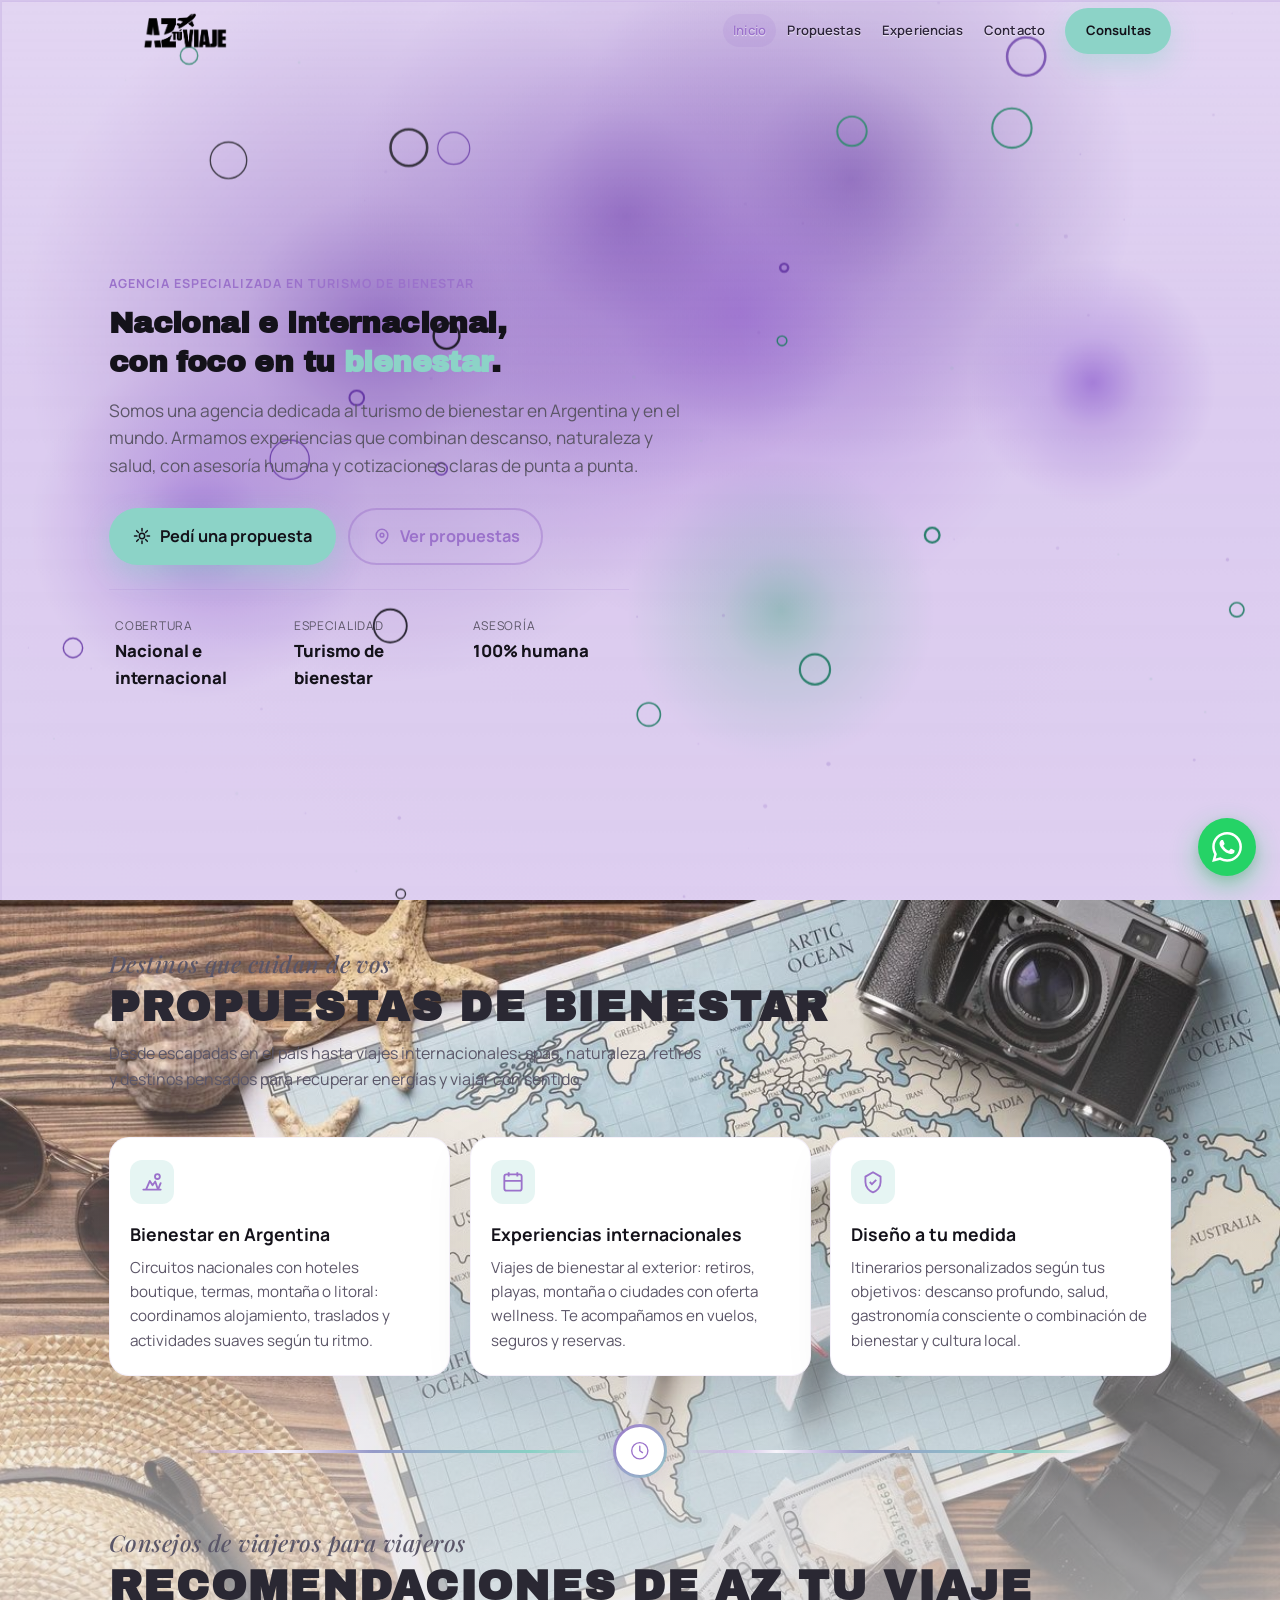
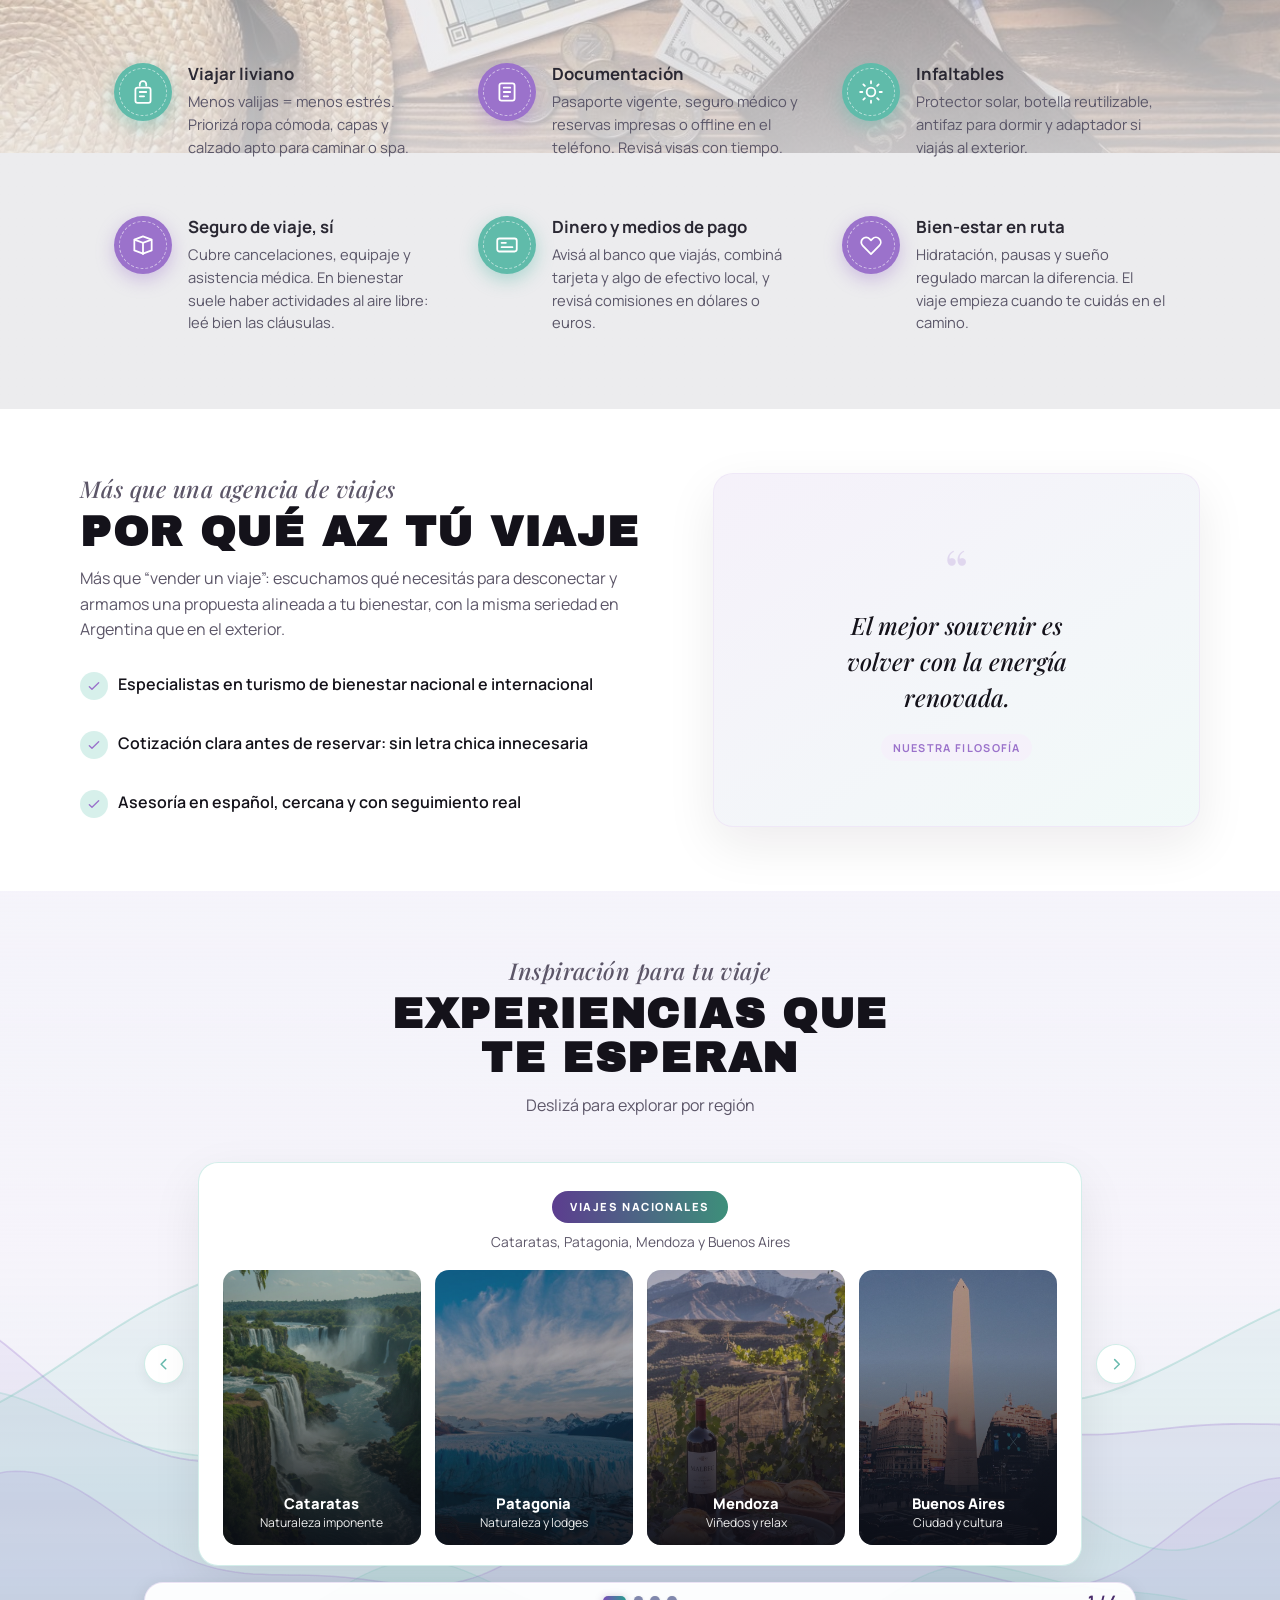
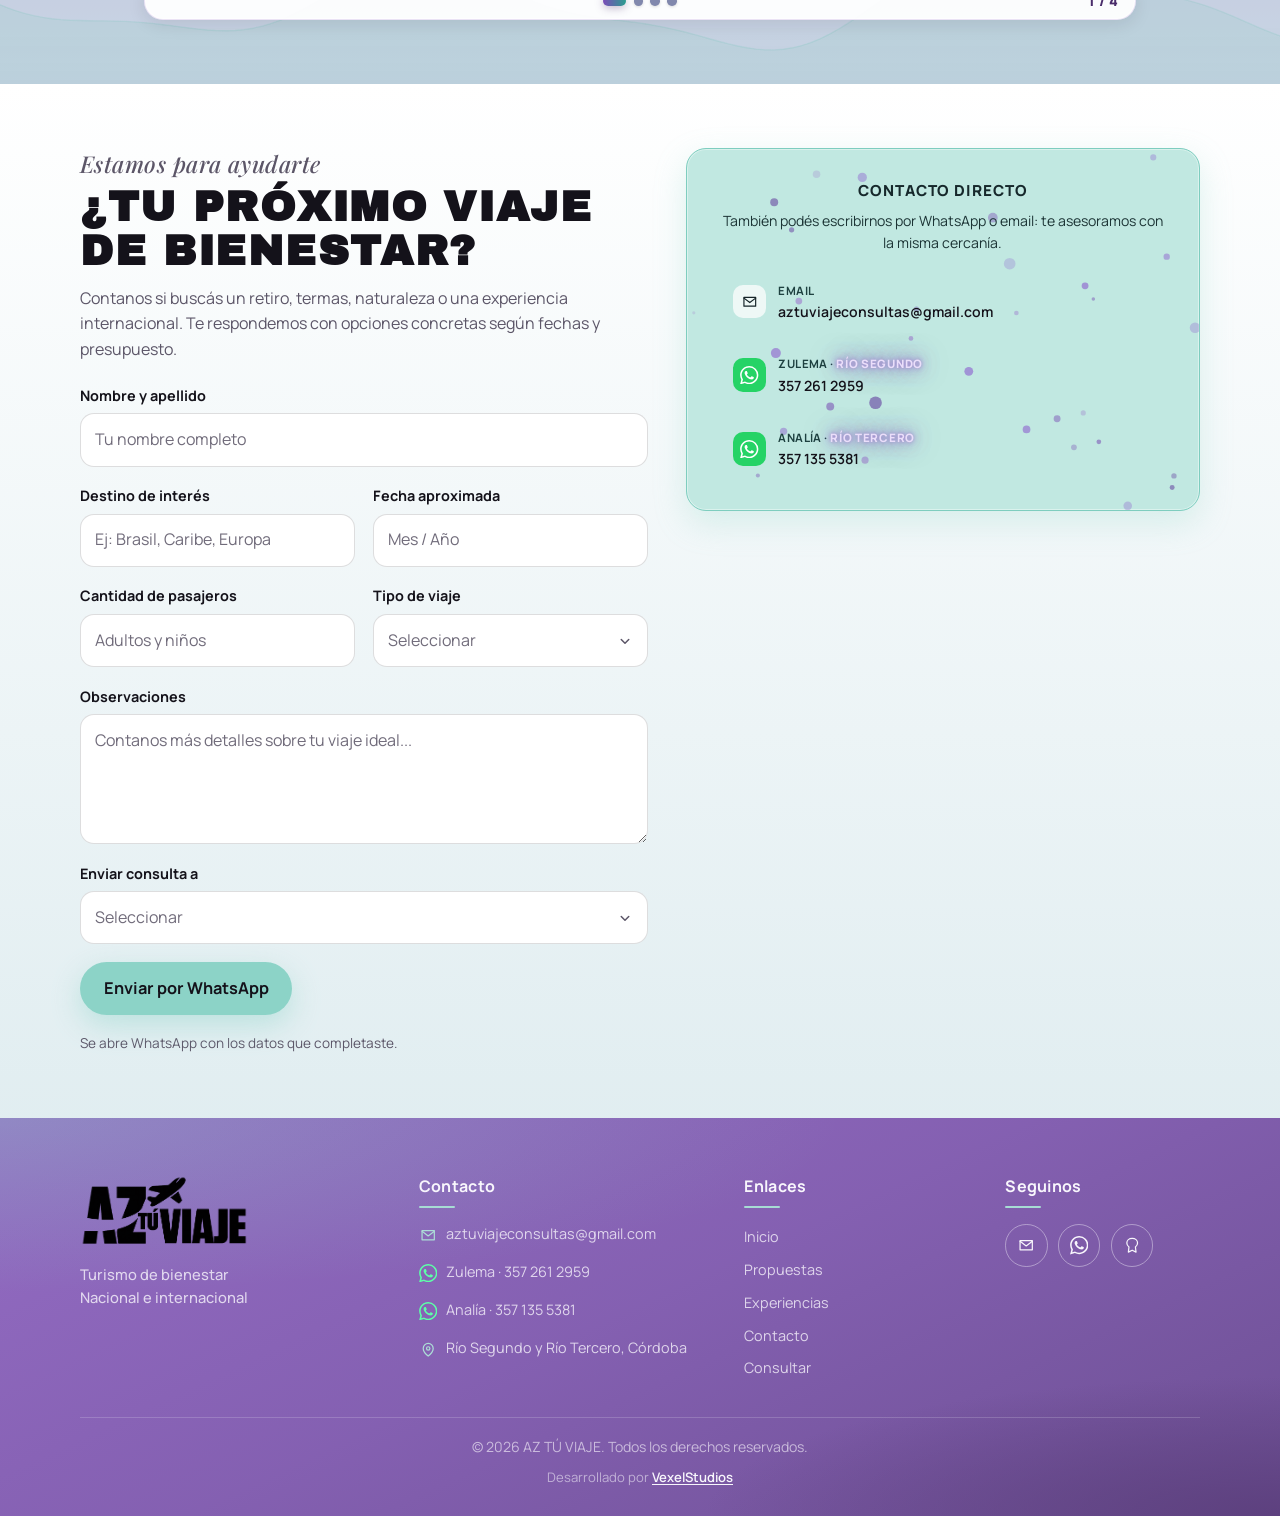
<file: index.html>
<!DOCTYPE html>
<html lang="es">
  <head>
    <meta charset="UTF-8" />
    <meta name="viewport" content="width=device-width, initial-scale=1.0" />
    <title>AZ TÚ VIAJE | AZTUVIAJE — Turismo de bienestar en Argentina</title>
    <meta
      name="description"
      content="AZTUVIAJE (AZ TÚ VIAJE): agencia de turismo de bienestar en Río Segundo y Río Tercero, Córdoba. Viajes nacionales e internacionales, retiros, termas y experiencias a medida."
    />
    <meta
      name="keywords"
      content="aztuviaje, AZ TÚ VIAJE, turismo de bienestar, viajes Córdoba, retiros wellness, termas Argentina, agencia de viajes Río Segundo"
    />
    <meta name="robots" content="index, follow" />
    <meta name="author" content="AZ TÚ VIAJE" />
    <meta name="theme-color" content="#9b72cb" />
    <link rel="canonical" href="https://reborirenzo.github.io/AZSTUVIAJE/" />

    <link rel="icon" type="image/png" href="assets/AZTUVIAJE%20LOGO.png" />
    <link rel="icon" href="icons/icon-32.png" sizes="32x32" type="image/png" />
    <link rel="icon" href="icons/icon-48.png" sizes="48x48" type="image/png" />
    <link rel="shortcut icon" href="favicon.ico" />
    <link rel="apple-touch-icon" href="icons/icon-192.png" />
    <link rel="manifest" href="site.webmanifest" />

    <meta property="og:type" content="website" />
    <meta property="og:locale" content="es_AR" />
    <meta property="og:site_name" content="AZ TÚ VIAJE" />
    <meta property="og:title" content="AZ TÚ VIAJE | AZTUVIAJE — Turismo de bienestar" />
    <meta
      property="og:description"
      content="Viajes de bienestar nacional e internacional. Retiros, termas, naturaleza y asesoramiento personalizado desde Córdoba."
    />
    <meta property="og:url" content="https://reborirenzo.github.io/AZSTUVIAJE/" />
    <meta property="og:image" content="https://reborirenzo.github.io/AZSTUVIAJE/assets/AZTUVIAJE%20LOGO.png" />

    <meta name="twitter:card" content="summary" />
    <meta name="twitter:title" content="AZ TÚ VIAJE | AZTUVIAJE" />
    <meta
      name="twitter:description"
      content="Turismo de bienestar nacional e internacional. Consultá tu próximo viaje."
    />
    <meta name="twitter:image" content="https://reborirenzo.github.io/AZSTUVIAJE/assets/AZTUVIAJE%20LOGO.png" />

    <script type="application/ld+json">
      {
        "@context": "https://schema.org",
        "@type": "TravelAgency",
        "name": "AZ TÚ VIAJE",
        "alternateName": ["AZTUVIAJE", "AZ Tu Viaje", "aztuviaje"],
        "url": "https://reborirenzo.github.io/AZSTUVIAJE/",
        "logo": "https://reborirenzo.github.io/AZSTUVIAJE/assets/AZTUVIAJE%20LOGO.png",
        "image": "https://reborirenzo.github.io/AZSTUVIAJE/assets/AZTUVIAJE%20LOGO.png",
        "description": "Agencia especializada en turismo de bienestar nacional e internacional en Argentina.",
        "email": "aztuviajeconsultas@gmail.com",
        "areaServed": ["AR", "América del Sur", "Internacional"],
        "address": {
          "@type": "PostalAddress",
          "addressLocality": "Río Segundo",
          "addressRegion": "Córdoba",
          "addressCountry": "AR"
        },
        "contactPoint": [
          {
            "@type": "ContactPoint",
            "telephone": "+54-357-261-2959",
            "contactType": "customer service",
            "areaServed": "AR",
            "availableLanguage": "Spanish"
          },
          {
            "@type": "ContactPoint",
            "telephone": "+54-357-135-5381",
            "contactType": "customer service",
            "areaServed": "AR",
            "availableLanguage": "Spanish"
          }
        ],
        "sameAs": [
          "https://wa.me/5493572612959",
          "https://wa.me/5493571355381"
        ]
      }
    </script>

    <link rel="preconnect" href="https://fonts.googleapis.com" />
    <link rel="preconnect" href="https://fonts.gstatic.com" crossorigin />
    <link
      href="https://fonts.googleapis.com/css2?family=Archivo+Black&family=Manrope:wght@400;500;600;700&family=Playfair+Display:ital,wght@0,500;1,500&display=swap"
      rel="stylesheet"
    />
    <link rel="stylesheet" href="styles.css" />
  </head>
  <body>
    <a class="skip-link" href="#contenido">Saltar al contenido</a>

    <header class="site-header">
      <div class="site-header__inner">
        <a class="brand" href="#" aria-label="AZ TÚ VIAJE — Agencia de turismo de bienestar">
          <img
            class="brand__mark"
            src="assets/AZTUVIAJE%20LOGO.png"
            alt="AZ TÚ VIAJE — Turismo de bienestar"
            width="168"
            height="44"
            decoding="async"
            fetchpriority="high"
          />
        </a>

        <button
          class="nav-toggle"
          type="button"
          aria-expanded="false"
          aria-controls="nav-principal"
        >
          <span class="nav-toggle__icon" aria-hidden="true">
            <span class="nav-toggle__bar"></span>
            <span class="nav-toggle__bar"></span>
            <span class="nav-toggle__bar"></span>
          </span>
          <span class="nav-toggle__label">Menú</span>
        </button>

        <nav class="nav" id="nav-principal" aria-label="Principal">
          <ul class="nav__list">
            <li><a class="nav__link nav__link--active" href="#">Inicio</a></li>
            <li><a class="nav__link" href="#propuestas">Propuestas</a></li>
            <li><a class="nav__link" href="#experiencias">Experiencias</a></li>
            <li><a class="nav__link" href="#contacto">Contacto</a></li>
          </ul>
          <a class="btn btn--primary btn--nav nav__cta js-magnetic js-ripple" href="#contacto">Consultas</a>
        </nav>
      </div>
    </header>

    <main id="contenido">
    <div class="site-intro">
      <section class="hero" aria-labelledby="hero-titulo" data-hero-parallax>
        <canvas
          class="hero-mesh-canvas"
          data-parallax-layer="0.02"
          aria-hidden="true"
        ></canvas>
        <div class="hero__bg" aria-hidden="true" data-parallax-layer="0.04"></div>
        <div class="hero__inner">
          <p class="eyebrow js-hero-line" data-stagger="1">
            Agencia especializada en turismo de bienestar
          </p>
          <h1 id="hero-titulo" class="hero__title js-hero-line" data-stagger="2">
            <span class="hero__title-line">Nacional e internacional,</span>
            <span class="hero__title-line">con foco en tu <span class="text-teal">bienestar</span>.</span>
          </h1>
          <p class="hero__lead js-hero-line" data-stagger="3">
            Somos una agencia dedicada al turismo de bienestar en Argentina y en el mundo.
            Armamos experiencias que combinan descanso, naturaleza y salud, con asesoría humana
            y cotizaciones claras de punta a punta.
          </p>
          <div class="hero__actions js-hero-line" data-stagger="4">
            <a class="btn btn--primary btn--lg js-magnetic js-ripple" href="#contacto">
              <svg class="icon" viewBox="0 0 24 24" fill="none" aria-hidden="true">
                <path
                  d="M12 3v3m0 12v3M3 12h3m12 0h3M5.6 5.6l2.1 2.1m8.6 8.6l2.1 2.1M5.6 18.4l2.1-2.1m8.6-8.6l2.1-2.1"
                  stroke="currentColor"
                  stroke-width="1.8"
                  stroke-linecap="round"
                />
                <circle cx="12" cy="12" r="3.2" stroke="currentColor" stroke-width="1.8" />
              </svg>
              Pedí una propuesta
            </a>
            <a class="btn btn--ghost btn--lg js-magnetic js-ripple" href="#propuestas">
              <svg class="icon" viewBox="0 0 24 24" fill="none" aria-hidden="true">
                <path
                  d="M12 21s7-4.35 7-10a7 7 0 10-14 0c0 5.65 7 10 7 10z"
                  stroke="currentColor"
                  stroke-width="1.8"
                  stroke-linejoin="round"
                />
                <circle cx="12" cy="11" r="2.2" stroke="currentColor" stroke-width="1.8" />
              </svg>
              Ver propuestas
            </a>
          </div>
          <dl class="hero__stats js-hero-line" data-stagger="5">
            <div class="hero__stat">
              <dt>Cobertura</dt>
              <dd>Nacional e internacional</dd>
            </div>
            <div class="hero__stat">
              <dt>Especialidad</dt>
              <dd>Turismo de bienestar</dd>
            </div>
            <div class="hero__stat">
              <dt>Asesoría</dt>
              <dd>100% humana</dd>
            </div>
          </dl>
        </div>
      </section>
    </div>

      <section id="propuestas" class="section section--guide" aria-labelledby="propuestas-titulo">
        <div class="section__inner section--guide__body">
          <div class="section--guide__block">
          <div class="section__head js-reveal">
            <p class="section__kicker">Destinos que cuidan de vos</p>
            <h2 id="propuestas-titulo" class="section__title section__title--display">
              Propuestas de bienestar
            </h2>
            <p class="section__subtitle">
              Desde escapadas en el país hasta viajes internacionales: spas, naturaleza, retiros
              y destinos pensados para recuperar energías y viajar con sentido.
            </p>
          </div>
          <div class="grid-3">
            <article class="card js-tilt js-reveal" data-reveal-delay="0">
              <div class="card__icon" aria-hidden="true">
                <svg viewBox="0 0 24 24" fill="none" aria-hidden="true">
                  <circle cx="17" cy="7" r="2.25" stroke="currentColor" stroke-width="1.7" />
                  <path
                    d="M4 19h16M6.5 19 10 11l2.5 4 2.5-3.5L17.5 19 20 13"
                    stroke="currentColor"
                    stroke-width="1.7"
                    stroke-linecap="round"
                    stroke-linejoin="round"
                  />
                </svg>
              </div>
              <h3 class="card__title">Bienestar en Argentina</h3>
              <p class="card__text">
                Circuitos nacionales con hoteles boutique, termas, montaña o litoral: coordinamos
                alojamiento, traslados y actividades suaves según tu ritmo.
              </p>
            </article>
            <article class="card js-tilt js-reveal" data-reveal-delay="100">
              <div class="card__icon" aria-hidden="true">
                <svg viewBox="0 0 24 24" fill="none">
                  <rect
                    x="4"
                    y="5"
                    width="16"
                    height="15"
                    rx="2"
                    stroke="currentColor"
                    stroke-width="1.7"
                  />
                  <path d="M8 3v4M16 3v4M4 11h16" stroke="currentColor" stroke-width="1.7" />
                </svg>
              </div>
              <h3 class="card__title">Experiencias internacionales</h3>
              <p class="card__text">
                Viajes de bienestar al exterior: retiros, playas, montaña o ciudades con oferta
                wellness. Te acompañamos en vuelos, seguros y reservas.
              </p>
            </article>
            <article class="card js-tilt js-reveal" data-reveal-delay="200">
              <div class="card__icon" aria-hidden="true">
                <svg viewBox="0 0 24 24" fill="none">
                  <path
                    d="M12 3l7 4v5c0 5-3.5 8.5-7 9.5-3.5-1-7-4.5-7-9.5V7l7-4z"
                    stroke="currentColor"
                    stroke-width="1.7"
                    stroke-linejoin="round"
                  />
                  <path d="M9 12l2 2 4-4" stroke="currentColor" stroke-width="1.7" />
                </svg>
              </div>
              <h3 class="card__title">Diseño a tu medida</h3>
              <p class="card__text">
                Itinerarios personalizados según tus objetivos: descanso profundo, salud,
                gastronomía consciente o combinación de bienestar y cultura local.
              </p>
            </article>
          </div>
          </div>

          <div class="section--guide__divider js-reveal" aria-hidden="true">
            <span class="section--guide__divider-line"></span>
            <span class="section--guide__divider-mark">
              <svg viewBox="0 0 24 24" fill="none" aria-hidden="true">
                <circle cx="12" cy="12" r="9" stroke="currentColor" stroke-width="1.5" />
                <path
                  d="M12 7v5l3 2"
                  stroke="currentColor"
                  stroke-width="1.5"
                  stroke-linecap="round"
                  stroke-linejoin="round"
                />
              </svg>
            </span>
            <span class="section--guide__divider-line"></span>
          </div>

          <div
            id="recomendaciones"
            class="section--guide__block section--guide__block--tips"
            aria-labelledby="recomendaciones-titulo"
          >
          <header class="section__head js-reveal">
            <p class="section__kicker">Consejos de viajeros para viajeros</p>
            <h2 id="recomendaciones-titulo" class="section__title section__title--display">
              Recomendaciones de AZ TU VIAJE
            </h2>
          </header>
          <div class="tips-grid">
            <article class="tips-card js-reveal" data-reveal-delay="0">
              <div class="tips-card__icon-wrap" aria-hidden="true">
                <span class="tips-card__icon-ring"></span>
                <svg class="tips-card__svg" viewBox="0 0 24 24" fill="none">
                  <path
                    d="M9 6V5a3 3 0 016 0v1M7 8h10a2 2 0 012 2v10a2 2 0 01-2 2H7a2 2 0 01-2-2V10a2 2 0 012-2zM9 12h6M9 16h4"
                    stroke="currentColor"
                    stroke-width="1.65"
                    stroke-linecap="round"
                    stroke-linejoin="round"
                  />
                </svg>
              </div>
              <div class="tips-card__body">
                <h3 class="tips-card__name">Viajar liviano</h3>
                <p class="tips-card__desc">
                  Menos valijas = menos estrés. Priorizá ropa cómoda, capas y calzado apto para caminar o spa.
                </p>
              </div>
            </article>
            <article class="tips-card js-reveal" data-reveal-delay="60">
              <div class="tips-card__icon-wrap tips-card__icon-wrap--alt" aria-hidden="true">
                <span class="tips-card__icon-ring"></span>
                <svg class="tips-card__svg" viewBox="0 0 24 24" fill="none">
                  <rect
                    x="5"
                    y="4"
                    width="14"
                    height="16"
                    rx="2"
                    stroke="currentColor"
                    stroke-width="1.65"
                  />
                  <path d="M9 8h6M9 12h6M9 16h4" stroke="currentColor" stroke-width="1.65" stroke-linecap="round" />
                </svg>
              </div>
              <div class="tips-card__body">
                <h3 class="tips-card__name">Documentación</h3>
                <p class="tips-card__desc">
                  Pasaporte vigente, seguro médico y reservas impresas o offline en el teléfono. Revisá visas con tiempo.
                </p>
              </div>
            </article>
            <article class="tips-card js-reveal" data-reveal-delay="120">
              <div class="tips-card__icon-wrap" aria-hidden="true">
                <span class="tips-card__icon-ring"></span>
                <svg class="tips-card__svg" viewBox="0 0 24 24" fill="none">
                  <circle cx="12" cy="12" r="4" stroke="currentColor" stroke-width="1.65" />
                  <path
                    d="M12 2v2M12 20v2M4.93 4.93l1.41 1.41M17.66 17.66l1.41 1.41M2 12h2M20 12h2M4.93 19.07l1.41-1.41M17.66 6.34l1.41-1.41"
                    stroke="currentColor"
                    stroke-width="1.65"
                    stroke-linecap="round"
                  />
                </svg>
              </div>
              <div class="tips-card__body">
                <h3 class="tips-card__name">Infaltables</h3>
                <p class="tips-card__desc">
                  Protector solar, botella reutilizable, antifaz para dormir y adaptador si viajás al exterior.
                </p>
              </div>
            </article>
            <article class="tips-card js-reveal" data-reveal-delay="0">
              <div class="tips-card__icon-wrap tips-card__icon-wrap--alt" aria-hidden="true">
                <span class="tips-card__icon-ring"></span>
                <svg class="tips-card__svg" viewBox="0 0 24 24" fill="none">
                  <path
                    d="M4 7l8-3 8 3v10l-8 3-8-3V7z"
                    stroke="currentColor"
                    stroke-width="1.65"
                    stroke-linejoin="round"
                  />
                  <path d="M4 7l8 3 8-3M12 10v11" stroke="currentColor" stroke-width="1.65" />
                </svg>
              </div>
              <div class="tips-card__body">
                <h3 class="tips-card__name">Seguro de viaje, sí</h3>
                <p class="tips-card__desc">
                  Cubre cancelaciones, equipaje y asistencia médica. En bienestar suele haber actividades al aire libre:
                  leé bien las cláusulas.
                </p>
              </div>
            </article>
            <article class="tips-card js-reveal" data-reveal-delay="60">
              <div class="tips-card__icon-wrap" aria-hidden="true">
                <span class="tips-card__icon-ring"></span>
                <svg class="tips-card__svg" viewBox="0 0 24 24" fill="none">
                  <rect
                    x="3"
                    y="6"
                    width="18"
                    height="12"
                    rx="2"
                    stroke="currentColor"
                    stroke-width="1.65"
                  />
                  <path d="M7 10h4M7 14h10" stroke="currentColor" stroke-width="1.65" stroke-linecap="round" />
                </svg>
              </div>
              <div class="tips-card__body">
                <h3 class="tips-card__name">Dinero y medios de pago</h3>
                <p class="tips-card__desc">
                  Avisá al banco que viajás, combiná tarjeta y algo de efectivo local, y revisá comisiones en dólares o
                  euros.
                </p>
              </div>
            </article>
            <article class="tips-card js-reveal" data-reveal-delay="120">
              <div class="tips-card__icon-wrap tips-card__icon-wrap--alt" aria-hidden="true">
                <span class="tips-card__icon-ring"></span>
                <svg class="tips-card__svg" viewBox="0 0 24 24" fill="none">
                  <path
                    d="M4.318 6.318a4.5 4.5 0 016.364 0L12 7.636l1.318-1.318a4.5 4.5 0 116.364 6.364L12 20.364l-7.682-7.682a4.5 4.5 0 010-6.364z"
                    stroke="currentColor"
                    stroke-width="1.65"
                    stroke-linejoin="round"
                  />
                </svg>
              </div>
              <div class="tips-card__body">
                <h3 class="tips-card__name">Bien-estar en ruta</h3>
                <p class="tips-card__desc">
                  Hidratación, pausas y sueño regulado marcan la diferencia. El viaje empieza cuando te cuidás en el
                  camino.
                </p>
              </div>
            </article>
          </div>
          </div>
        </div>
      </section>

      <section id="por-que" class="section section--why" aria-labelledby="pq-titulo">
        <div class="section__inner section__inner--split section__inner--why">
          <div class="why-copy js-reveal">
            <p class="section__kicker">Más que una agencia de viajes</p>
            <h2 id="pq-titulo" class="section__title section__title--display">Por qué AZ TÚ VIAJE</h2>
            <p class="section__subtitle section__subtitle--left">
              Más que “vender un viaje”: escuchamos qué necesitás para desconectar y armamos una
              propuesta alineada a tu bienestar, con la misma seriedad en Argentina que en el exterior.
            </p>
            <ul class="checklist">
              <li class="js-reveal" data-reveal-delay="0">
                <span class="checklist__icon" aria-hidden="true">
                  <svg viewBox="0 0 24 24" fill="none">
                    <path
                      d="M5 13l4 4L19 7"
                      stroke="currentColor"
                      stroke-width="2"
                      stroke-linecap="round"
                      stroke-linejoin="round"
                    />
                  </svg>
                </span>
                Especialistas en turismo de bienestar nacional e internacional
              </li>
              <li class="js-reveal" data-reveal-delay="90">
                <span class="checklist__icon" aria-hidden="true">
                  <svg viewBox="0 0 24 24" fill="none">
                    <path
                      d="M5 13l4 4L19 7"
                      stroke="currentColor"
                      stroke-width="2"
                      stroke-linecap="round"
                      stroke-linejoin="round"
                    />
                  </svg>
                </span>
                Cotización clara antes de reservar: sin letra chica innecesaria
              </li>
              <li class="js-reveal" data-reveal-delay="180">
                <span class="checklist__icon" aria-hidden="true">
                  <svg viewBox="0 0 24 24" fill="none">
                    <path
                      d="M5 13l4 4L19 7"
                      stroke="currentColor"
                      stroke-width="2"
                      stroke-linecap="round"
                      stroke-linejoin="round"
                    />
                  </svg>
                </span>
                Asesoría en español, cercana y con seguimiento real
              </li>
            </ul>
          </div>
          <aside class="why-aside js-reveal" data-reveal-delay="120">
            <blockquote class="why-quote">
              <span class="why-quote__mark" aria-hidden="true">“</span>
              <p class="why-quote__text">
                El mejor souvenir es volver con la energía renovada.
              </p>
              <footer class="why-quote__footer">
                <span class="why-quote__label">Nuestra filosofía</span>
              </footer>
            </blockquote>
          </aside>
        </div>
      </section>

      <section
        id="experiencias"
        class="section section--showcase"
        aria-labelledby="showcase-titulo"
        data-showcase-section
      >
        <canvas class="showcase-waves-canvas showcase-bubbles-canvas" aria-hidden="true"></canvas>
        <div class="section__inner">
          <header class="section__head section__head--center js-reveal">
            <p class="section__kicker">Inspiración para tu viaje</p>
            <h2 id="showcase-titulo" class="section__title section__title--display">
              Experiencias que te esperan
            </h2>
            <p class="section__subtitle section__subtitle--center">
              Deslizá para explorar por región
            </p>
          </header>

          <div
            class="showcase-carousel js-reveal"
            data-showcase-carousel
            aria-roledescription="carrusel"
            aria-label="Destinos por región"
          >
            <div class="showcase-carousel__shell">
              <button type="button" class="showcase-carousel__arrow showcase-carousel__arrow--side" data-showcase-prev aria-label="Región anterior">
                <svg viewBox="0 0 24 24" fill="none" aria-hidden="true"><path d="M14 6l-6 6 6 6" stroke="currentColor" stroke-width="2" stroke-linecap="round" stroke-linejoin="round"/></svg>
              </button>
              <div class="showcase-carousel__panel-wrap">
                <div class="showcase-carousel__track" data-showcase-track>
                  <div class="showcase-panel is-active" data-showcase-slide data-showcase-region="nacional" aria-hidden="false">
                    <header class="showcase-panel__head">
                      <p class="showcase-panel__badge showcase-panel__badge--nacional">Viajes Nacionales</p>
                      <p class="showcase-panel__scope">Cataratas, Patagonia, Mendoza y Buenos Aires</p>
                    </header>
                    <div class="showcase-panel__grid">
                      <article class="dest-card"><div class="dest-card__visual dest-card__visual--nacional-1"><div class="dest-card__copy"><h3 class="dest-card__title">Cataratas</h3><p class="dest-card__tagline">Naturaleza imponente</p></div></div></article>
                      <article class="dest-card"><div class="dest-card__visual dest-card__visual--nacional-2"><div class="dest-card__copy"><h3 class="dest-card__title">Patagonia</h3><p class="dest-card__tagline">Naturaleza y lodges</p></div></div></article>
                      <article class="dest-card"><div class="dest-card__visual dest-card__visual--nacional-3"><div class="dest-card__copy"><h3 class="dest-card__title">Mendoza</h3><p class="dest-card__tagline">Viñedos y relax</p></div></div></article>
                      <article class="dest-card"><div class="dest-card__visual dest-card__visual--nacional-4"><div class="dest-card__copy"><h3 class="dest-card__title">Buenos Aires</h3><p class="dest-card__tagline">Ciudad y cultura</p></div></div></article>
                    </div>
                  </div>
                  <div class="showcase-panel" data-showcase-slide data-showcase-region="norteamerica" aria-hidden="true">
                    <header class="showcase-panel__head"><p class="showcase-panel__badge showcase-panel__badge--norteamerica">Norteamérica</p><p class="showcase-panel__scope">México, Estados Unidos y Canadá</p></header>
                    <div class="showcase-panel__grid">
                      <article class="dest-card"><div class="dest-card__visual dest-card__visual--norteamerica-1"><div class="dest-card__copy"><h3 class="dest-card__title">México</h3><p class="dest-card__tagline">Historia y gastronomía</p></div></div></article>
                      <article class="dest-card"><div class="dest-card__visual dest-card__visual--norteamerica-2"><div class="dest-card__copy"><h3 class="dest-card__title">Nueva York</h3><p class="dest-card__tagline">Retiros urbanos</p></div></div></article>
                      <article class="dest-card"><div class="dest-card__visual dest-card__visual--norteamerica-3"><div class="dest-card__copy"><h3 class="dest-card__title">Miami</h3><p class="dest-card__tagline">Playa y spa</p></div></div></article>
                      <article class="dest-card"><div class="dest-card__visual dest-card__visual--norteamerica-4"><div class="dest-card__copy"><h3 class="dest-card__title">Canadá</h3><p class="dest-card__tagline">Lagos y bosques</p></div></div></article>
                    </div>
                  </div>
                  <div class="showcase-panel" data-showcase-slide data-showcase-region="europa" aria-hidden="true">
                    <header class="showcase-panel__head"><p class="showcase-panel__badge showcase-panel__badge--europa">Europa</p><p class="showcase-panel__scope">Italia, España, Portugal y Francia</p></header>
                    <div class="showcase-panel__grid">
                      <article class="dest-card"><div class="dest-card__visual dest-card__visual--europa-1"><div class="dest-card__copy"><h3 class="dest-card__title">Italia</h3><p class="dest-card__tagline">Termas y gastronomía</p></div></div></article>
                      <article class="dest-card"><div class="dest-card__visual dest-card__visual--europa-2"><div class="dest-card__copy"><h3 class="dest-card__title">España</h3><p class="dest-card__tagline">Costa y retiros</p></div></div></article>
                      <article class="dest-card"><div class="dest-card__visual dest-card__visual--europa-3"><div class="dest-card__copy"><h3 class="dest-card__title">Portugal</h3><p class="dest-card__tagline">Atlántico tranquilo</p></div></div></article>
                      <article class="dest-card"><div class="dest-card__visual dest-card__visual--europa-4"><div class="dest-card__copy"><h3 class="dest-card__title">Francia</h3><p class="dest-card__tagline">Elegancia y bienestar</p></div></div></article>
                    </div>
                  </div>
                  <div class="showcase-panel" data-showcase-slide data-showcase-region="caribe" aria-hidden="true">
                    <header class="showcase-panel__head"><p class="showcase-panel__badge showcase-panel__badge--caribe">Caribe</p><p class="showcase-panel__scope">República Dominicana, islas y Riviera Maya</p></header>
                    <div class="showcase-panel__grid">
                      <article class="dest-card"><div class="dest-card__visual dest-card__visual--caribe-1"><div class="dest-card__copy"><h3 class="dest-card__title">Punta Cana</h3><p class="dest-card__tagline">Resort spa en la playa</p></div></div></article>
                      <article class="dest-card"><div class="dest-card__visual dest-card__visual--caribe-2"><div class="dest-card__copy"><h3 class="dest-card__title">Islas Mujeres</h3><p class="dest-card__tagline">Aguas turquesa</p></div></div></article>
                      <article class="dest-card"><div class="dest-card__visual dest-card__visual--caribe-3"><div class="dest-card__copy"><h3 class="dest-card__title">Cuba</h3><p class="dest-card__tagline">Cultura y relax</p></div></div></article>
                      <article class="dest-card"><div class="dest-card__visual dest-card__visual--caribe-4"><div class="dest-card__copy"><h3 class="dest-card__title">Riviera Maya</h3><p class="dest-card__tagline">Playa y holístico</p></div></div></article>
                    </div>
                  </div>
                </div>
              </div>
              <button type="button" class="showcase-carousel__arrow showcase-carousel__arrow--side" data-showcase-next aria-label="Siguiente región">
                <svg viewBox="0 0 24 24" fill="none" aria-hidden="true"><path d="M10 6l6 6-6 6" stroke="currentColor" stroke-width="2" stroke-linecap="round" stroke-linejoin="round"/></svg>
              </button>
            </div>
            <div class="showcase-carousel__footer">
              <div class="showcase-carousel__dots" data-showcase-dots role="tablist" aria-label="Elegir región"></div>
              <p class="showcase-carousel__counter" data-showcase-counter>1 / 4</p>
            </div>
            <p class="showcase-carousel__status visually-hidden" aria-live="polite" data-showcase-status></p>
          </div>
        </div>
      </section>

      <section id="contacto" class="section section--cta" aria-labelledby="cta-titulo">
        <div class="section__inner section__inner--contact js-reveal">
          <header class="contact__head">
            <p class="section__kicker">Estamos para ayudarte</p>
            <h2 id="cta-titulo" class="section__title section__title--display">
              ¿Tu próximo viaje de bienestar?
            </h2>
            <p class="section__subtitle section__subtitle--left contact__intro">
              Contanos si buscás un retiro, termas, naturaleza o una experiencia internacional.
              Te respondemos con opciones concretas según fechas y presupuesto.
            </p>
          </header>

          <div class="contact__grid">
            <div class="contact__form-col">
              <form class="lead-form" action="#" method="post">
                <label class="field field--full">
                  <span class="field__label">Nombre y apellido</span>
                  <input
                    class="field__input"
                    type="text"
                    name="nombre"
                    placeholder="Tu nombre completo"
                    autocomplete="name"
                    required
                  />
                </label>

                <div class="lead-form__row">
                  <label class="field">
                    <span class="field__label">Destino de interés</span>
                    <input
                      class="field__input"
                      type="text"
                      name="destino"
                      placeholder="Ej: Brasil, Caribe, Europa"
                    />
                  </label>
                  <label class="field">
                    <span class="field__label">Fecha aproximada</span>
                    <input
                      class="field__input"
                      type="text"
                      name="fecha"
                      placeholder="Mes / Año"
                    />
                  </label>
                </div>

                <div class="lead-form__row">
                  <label class="field">
                    <span class="field__label">Cantidad de pasajeros</span>
                    <input
                      class="field__input"
                      type="text"
                      name="pasajeros"
                      placeholder="Adultos y niños"
                    />
                  </label>
                  <label class="field field--select">
                    <span class="field__label">Tipo de viaje</span>
                    <select class="field__input field__input--select" name="tipo" required>
                      <option value="" selected disabled>Seleccionar</option>
                      <option value="retiro">Retiro de bienestar</option>
                      <option value="termas">Termas y spa</option>
                      <option value="naturaleza">Naturaleza y montaña</option>
                      <option value="nacional">Viaje nacional</option>
                      <option value="internacional">Viaje internacional</option>
                      <option value="otro">Otro</option>
                    </select>
                  </label>
                </div>

                <label class="field field--full">
                  <span class="field__label">Observaciones</span>
                  <textarea
                    class="field__input field__input--area"
                    name="observaciones"
                    rows="4"
                    placeholder="Contanos más detalles sobre tu viaje ideal..."
                  ></textarea>
                </label>

                <label class="field field--full field--select">
                  <span class="field__label">Enviar consulta a</span>
                  <select class="field__input field__input--select" name="asesor" required>
                    <option value="" selected disabled>Seleccionar</option>
                    <option value="zulema">Zulema · Río Segundo</option>
                    <option value="analia">Analía · Río Tercero</option>
                  </select>
                </label>

                <button class="btn btn--primary btn--lg lead-form__submit js-magnetic js-ripple" type="submit">
                  Enviar por WhatsApp
                </button>
                <p class="lead-form__hint">Se abre WhatsApp con los datos que completaste.</p>
              </form>
            </div>

            <aside class="contact__aside" aria-label="Información de contacto">
              <div class="contact-card" data-contact-card>
                <canvas class="contact-card__dots-canvas" aria-hidden="true"></canvas>
                <h3 class="contact-card__title">Contacto directo</h3>
                <p class="contact-card__text">
                  También podés escribirnos por WhatsApp o email: te asesoramos con la misma cercanía.
                </p>
                <ul class="contact-card__list">
                  <li>
                    <a class="contact-card__link" href="mailto:aztuviajeconsultas@gmail.com">
                      <span class="contact-card__icon" aria-hidden="true">
                        <svg viewBox="0 0 24 24" fill="none"><path d="M4 6h16v12H4V6z" stroke="currentColor" stroke-width="1.6" stroke-linejoin="round"/><path d="M4 7l8 6 8-6" stroke="currentColor" stroke-width="1.6" stroke-linecap="round" stroke-linejoin="round"/></svg>
                      </span>
                      <span class="contact-card__body">
                        <span class="contact-card__label">Email</span>
                        <span class="contact-card__value">aztuviajeconsultas@gmail.com</span>
                      </span>
                    </a>
                  </li>
                  <li>
                    <a class="contact-card__link" href="https://wa.me/5493572612959" target="_blank" rel="noopener noreferrer">
                      <span class="contact-card__icon contact-card__icon--wpp" aria-hidden="true">
                        <svg viewBox="0 0 24 24" fill="currentColor"><path d="M17.472 14.382c-.297-.149-1.758-.867-2.03-.967-.273-.099-.471-.148-.67.15-.197.297-.767.966-.94 1.164-.173.199-.347.223-.644.075-.297-.15-1.255-.463-2.39-1.475-.883-.788-1.48-1.761-1.653-2.059-.173-.297-.018-.458.13-.606.134-.133.298-.347.446-.52.149-.174.198-.298.298-.497.099-.198.05-.371-.025-.52-.075-.149-.669-1.612-.916-2.207-.242-.579-.487-.5-.669-.51-.173-.008-.371-.01-.57-.01-.198 0-.52.074-.792.372-.272.297-1.04 1.016-1.04 2.479 0 1.462 1.065 2.875 1.213 3.074.149.198 2.096 3.2 5.077 4.487.709.306 1.262.489 1.694.625.712.227 1.36.195 1.871.118.571-.085 1.758-.719 2.006-1.413.248-.694.248-1.289.173-1.413-.074-.124-.272-.198-.57-.347m-5.421 7.403h-.004a9.87 9.87 0 01-5.031-1.378l-.361-.214-3.741.982.998-3.648-.235-.374a9.86 9.86 0 01-1.51-5.26c.001-5.45 4.436-9.884 9.888-9.884 2.64 0 5.122 1.03 6.988 2.898a9.825 9.825 0 012.893 6.994c-.003 5.45-4.435 9.884-9.885 9.884m8.413-18.297A11.815 11.815 0 0012.05 0C5.495 0 .16 5.335.157 11.892c0 2.096.547 4.142 1.588 5.945L.057 24l6.305-1.654a11.882 11.882 0 005.683 1.448h.005c6.554 0 11.89-5.335 11.893-11.893a11.821 11.821 0 00-3.48-8.413z"/></svg>
                      </span>
                      <span class="contact-card__body">
                        <span class="contact-card__label">Zulema · <span class="contact-card__neon-place">Río Segundo</span></span>
                        <span class="contact-card__value">357 261 2959</span>
                      </span>
                    </a>
                  </li>
                  <li>
                    <a class="contact-card__link" href="https://wa.me/5493571355381" target="_blank" rel="noopener noreferrer">
                      <span class="contact-card__icon contact-card__icon--wpp" aria-hidden="true">
                        <svg viewBox="0 0 24 24" fill="currentColor"><path d="M17.472 14.382c-.297-.149-1.758-.867-2.03-.967-.273-.099-.471-.148-.67.15-.197.297-.767.966-.94 1.164-.173.199-.347.223-.644.075-.297-.15-1.255-.463-2.39-1.475-.883-.788-1.48-1.761-1.653-2.059-.173-.297-.018-.458.13-.606.134-.133.298-.347.446-.52.149-.174.198-.298.298-.497.099-.198.05-.371-.025-.52-.075-.149-.669-1.612-.916-2.207-.242-.579-.487-.5-.669-.51-.173-.008-.371-.01-.57-.01-.198 0-.52.074-.792.372-.272.297-1.04 1.016-1.04 2.479 0 1.462 1.065 2.875 1.213 3.074.149.198 2.096 3.2 5.077 4.487.709.306 1.262.489 1.694.625.712.227 1.36.195 1.871.118.571-.085 1.758-.719 2.006-1.413.248-.694.248-1.289.173-1.413-.074-.124-.272-.198-.57-.347m-5.421 7.403h-.004a9.87 9.87 0 01-5.031-1.378l-.361-.214-3.741.982.998-3.648-.235-.374a9.86 9.86 0 01-1.51-5.26c.001-5.45 4.436-9.884 9.888-9.884 2.64 0 5.122 1.03 6.988 2.898a9.825 9.825 0 012.893 6.994c-.003 5.45-4.435 9.884-9.885 9.884m8.413-18.297A11.815 11.815 0 0012.05 0C5.495 0 .16 5.335.157 11.892c0 2.096.547 4.142 1.588 5.945L.057 24l6.305-1.654a11.882 11.882 0 005.683 1.448h.005c6.554 0 11.89-5.335 11.893-11.893a11.821 11.821 0 00-3.48-8.413z"/></svg>
                      </span>
                      <span class="contact-card__body">
                        <span class="contact-card__label">Analía · <span class="contact-card__neon-place">Río Tercero</span></span>
                        <span class="contact-card__value">357 135 5381</span>
                      </span>
                    </a>
                  </li>
                </ul>
              </div>
            </aside>
          </div>
        </div>
      </section>

    </main>

    <footer class="site-footer">
      <div class="site-footer__inner js-reveal">
        <div class="site-footer__grid">
          <div class="site-footer__col site-footer__col--brand">
            <a class="site-footer__logo-link" href="#" aria-label="AZ TÚ VIAJE — Inicio">
              <img
                class="site-footer__logo"
                src="assets/AZTUVIAJE%20LOGO.png"
                alt="AZ Tú Viaje"
                width="152"
                height="40"
                decoding="async"
              />
            </a>
            <p class="site-footer__tagline">
              Turismo de bienestar<br />
              Nacional e internacional
            </p>
          </div>

          <div class="site-footer__col">
            <h3 class="site-footer__heading">Contacto</h3>
            <ul class="site-footer__list site-footer__list--contact">
              <li>
                <a class="site-footer__contact-link" href="mailto:aztuviajeconsultas@gmail.com">
                  <span class="site-footer__icon" aria-hidden="true">
                    <svg viewBox="0 0 24 24" fill="none"><path d="M4 6h16v12H4V6z" stroke="currentColor" stroke-width="1.6" stroke-linejoin="round"/><path d="M4 7l8 6 8-6" stroke="currentColor" stroke-width="1.6" stroke-linecap="round" stroke-linejoin="round"/></svg>
                  </span>
                  aztuviajeconsultas@gmail.com
                </a>
              </li>
              <li>
                <a class="site-footer__contact-link" href="https://wa.me/5493572612959" target="_blank" rel="noopener noreferrer">
                  <span class="site-footer__icon site-footer__icon--wpp" aria-hidden="true">
                    <svg viewBox="0 0 24 24" fill="currentColor"><path d="M17.472 14.382c-.297-.149-1.758-.867-2.03-.967-.273-.099-.471-.148-.67.15-.197.297-.767.966-.94 1.164-.173.199-.347.223-.644.075-.297-.15-1.255-.463-2.39-1.475-.883-.788-1.48-1.761-1.653-2.059-.173-.297-.018-.458.13-.606.134-.133.298-.347.446-.52.149-.174.198-.298.298-.497.099-.198.05-.371-.025-.52-.075-.149-.669-1.612-.916-2.207-.242-.579-.487-.5-.669-.51-.173-.008-.371-.01-.57-.01-.198 0-.52.074-.792.372-.272.297-1.04 1.016-1.04 2.479 0 1.462 1.065 2.875 1.213 3.074.149.198 2.096 3.2 5.077 4.487.709.306 1.262.489 1.694.625.712.227 1.36.195 1.871.118.571-.085 1.758-.719 2.006-1.413.248-.694.248-1.289.173-1.413-.074-.124-.272-.198-.57-.347m-5.421 7.403h-.004a9.87 9.87 0 01-5.031-1.378l-.361-.214-3.741.982.998-3.648-.235-.374a9.86 9.86 0 01-1.51-5.26c.001-5.45 4.436-9.884 9.888-9.884 2.64 0 5.122 1.03 6.988 2.898a9.825 9.825 0 012.893 6.994c-.003 5.45-4.435 9.884-9.885 9.884m8.413-18.297A11.815 11.815 0 0012.05 0C5.495 0 .16 5.335.157 11.892c0 2.096.547 4.142 1.588 5.945L.057 24l6.305-1.654a11.882 11.882 0 005.683 1.448h.005c6.554 0 11.89-5.335 11.893-11.893a11.821 11.821 0 00-3.48-8.413z"/></svg>
                  </span>
                  Zulema · 357 261 2959
                </a>
              </li>
              <li>
                <a class="site-footer__contact-link" href="https://wa.me/5493571355381" target="_blank" rel="noopener noreferrer">
                  <span class="site-footer__icon site-footer__icon--wpp" aria-hidden="true">
                    <svg viewBox="0 0 24 24" fill="currentColor"><path d="M17.472 14.382c-.297-.149-1.758-.867-2.03-.967-.273-.099-.471-.148-.67.15-.197.297-.767.966-.94 1.164-.173.199-.347.223-.644.075-.297-.15-1.255-.463-2.39-1.475-.883-.788-1.48-1.761-1.653-2.059-.173-.297-.018-.458.13-.606.134-.133.298-.347.446-.52.149-.174.198-.298.298-.497.099-.198.05-.371-.025-.52-.075-.149-.669-1.612-.916-2.207-.242-.579-.487-.5-.669-.51-.173-.008-.371-.01-.57-.01-.198 0-.52.074-.792.372-.272.297-1.04 1.016-1.04 2.479 0 1.462 1.065 2.875 1.213 3.074.149.198 2.096 3.2 5.077 4.487.709.306 1.262.489 1.694.625.712.227 1.36.195 1.871.118.571-.085 1.758-.719 2.006-1.413.248-.694.248-1.289.173-1.413-.074-.124-.272-.198-.57-.347m-5.421 7.403h-.004a9.87 9.87 0 01-5.031-1.378l-.361-.214-3.741.982.998-3.648-.235-.374a9.86 9.86 0 01-1.51-5.26c.001-5.45 4.436-9.884 9.888-9.884 2.64 0 5.122 1.03 6.988 2.898a9.825 9.825 0 012.893 6.994c-.003 5.45-4.435 9.884-9.885 9.884m8.413-18.297A11.815 11.815 0 0012.05 0C5.495 0 .16 5.335.157 11.892c0 2.096.547 4.142 1.588 5.945L.057 24l6.305-1.654a11.882 11.882 0 005.683 1.448h.005c6.554 0 11.89-5.335 11.893-11.893a11.821 11.821 0 00-3.48-8.413z"/></svg>
                  </span>
                  Analía · 357 135 5381
                </a>
              </li>
              <li>
                <span class="site-footer__contact-link site-footer__contact-link--static">
                  <span class="site-footer__icon" aria-hidden="true">
                    <svg viewBox="0 0 24 24" fill="none"><path d="M12 21s6.5-5.2 6.5-10a6.5 6.5 0 10-13 0c0 4.8 6.5 10 6.5 10z" stroke="currentColor" stroke-width="1.6" stroke-linejoin="round"/><circle cx="12" cy="11" r="2.2" stroke="currentColor" stroke-width="1.6"/></svg>
                  </span>
                  Río Segundo y Río Tercero, Córdoba
                </span>
              </li>
            </ul>
          </div>

          <div class="site-footer__col">
            <h3 class="site-footer__heading">Enlaces</h3>
            <ul class="site-footer__list site-footer__list--links">
              <li><a class="site-footer__link" href="#">Inicio</a></li>
              <li><a class="site-footer__link" href="#propuestas">Propuestas</a></li>
              <li><a class="site-footer__link" href="#experiencias">Experiencias</a></li>
              <li><a class="site-footer__link" href="#contacto">Contacto</a></li>
              <li><a class="site-footer__link" href="#contacto">Consultar</a></li>
            </ul>
          </div>

          <div class="site-footer__col">
            <h3 class="site-footer__heading">Seguinos</h3>
            <div class="site-footer__social">
              <a
                class="site-footer__social-btn"
                href="mailto:aztuviajeconsultas@gmail.com"
                aria-label="Enviar email"
              >
                <svg viewBox="0 0 24 24" fill="none" aria-hidden="true"><path d="M4 6h16v12H4V6z" stroke="currentColor" stroke-width="1.6" stroke-linejoin="round"/><path d="M4 7l8 6 8-6" stroke="currentColor" stroke-width="1.6" stroke-linecap="round" stroke-linejoin="round"/></svg>
              </a>
              <a
                class="site-footer__social-btn"
                href="https://wa.me/5493572612959"
                target="_blank"
                rel="noopener noreferrer"
                aria-label="WhatsApp Zulema"
              >
                <svg viewBox="0 0 24 24" fill="currentColor" aria-hidden="true"><path d="M17.472 14.382c-.297-.149-1.758-.867-2.03-.967-.273-.099-.471-.148-.67.15-.197.297-.767.966-.94 1.164-.173.199-.347.223-.644.075-.297-.15-1.255-.463-2.39-1.475-.883-.788-1.48-1.761-1.653-2.059-.173-.297-.018-.458.13-.606.134-.133.298-.347.446-.52.149-.174.198-.298.298-.497.099-.198.05-.371-.025-.52-.075-.149-.669-1.612-.916-2.207-.242-.579-.487-.5-.669-.51-.173-.008-.371-.01-.57-.01-.198 0-.52.074-.792.372-.272.297-1.04 1.016-1.04 2.479 0 1.462 1.065 2.875 1.213 3.074.149.198 2.096 3.2 5.077 4.487.709.306 1.262.489 1.694.625.712.227 1.36.195 1.871.118.571-.085 1.758-.719 2.006-1.413.248-.694.248-1.289.173-1.413-.074-.124-.272-.198-.57-.347m-5.421 7.403h-.004a9.87 9.87 0 01-5.031-1.378l-.361-.214-3.741.982.998-3.648-.235-.374a9.86 9.86 0 01-1.51-5.26c.001-5.45 4.436-9.884 9.888-9.884 2.64 0 5.122 1.03 6.988 2.898a9.825 9.825 0 012.893 6.994c-.003 5.45-4.435 9.884-9.885 9.884m8.413-18.297A11.815 11.815 0 0012.05 0C5.495 0 .16 5.335.157 11.892c0 2.096.547 4.142 1.588 5.945L.057 24l6.305-1.654a11.882 11.882 0 005.683 1.448h.005c6.554 0 11.89-5.335 11.893-11.893a11.821 11.821 0 00-3.48-8.413z"/></svg>
              </a>
              <a
                class="site-footer__social-btn"
                href="#contacto"
                aria-label="Ir a consultas"
              >
                <svg viewBox="0 0 24 24" fill="none" aria-hidden="true"><path d="M12 3c4 0 7 2.6 7 6.2 0 2.1-1.1 3.9-2.8 5.1L17 21l-5-2.5L7 21l.8-6.7C6.1 13.1 5 11.3 5 9.2 5 5.6 8 3 12 3z" stroke="currentColor" stroke-width="1.6" stroke-linejoin="round"/></svg>
              </a>
            </div>
          </div>
        </div>

        <div class="site-footer__bottom">
          <p class="site-footer__meta">
            © <span id="year"></span> AZ TÚ VIAJE. Todos los derechos reservados.
          </p>
          <p class="site-footer__credit">
            Desarrollado por
            <a href="https://vexeldigitalstudios.com/" target="_blank" rel="noopener noreferrer">VexelStudios</a>
          </p>
        </div>
      </div>
    </footer>

    <div class="wpp-widget" data-wpp-widget>
      <button
        type="button"
        class="wpp-widget__fab"
        data-wpp-open
        aria-label="Abrir contactos de WhatsApp"
        aria-expanded="false"
        aria-controls="wpp-panel"
      >
        <svg class="wpp-widget__fab-icon" viewBox="0 0 24 24" fill="currentColor" aria-hidden="true">
          <path
            d="M17.472 14.382c-.297-.149-1.758-.867-2.03-.967-.273-.099-.471-.148-.67.15-.197.297-.767.966-.94 1.164-.173.199-.347.223-.644.075-.297-.15-1.255-.463-2.39-1.475-.883-.788-1.48-1.761-1.653-2.059-.173-.297-.018-.458.13-.606.134-.133.298-.347.446-.52.149-.174.198-.298.298-.497.099-.198.05-.371-.025-.52-.075-.149-.669-1.612-.916-2.207-.242-.579-.487-.5-.669-.51-.173-.008-.371-.01-.57-.01-.198 0-.52.074-.792.372-.272.297-1.04 1.016-1.04 2.479 0 1.462 1.065 2.875 1.213 3.074.149.198 2.096 3.2 5.077 4.487.709.306 1.262.489 1.694.625.712.227 1.36.195 1.871.118.571-.085 1.758-.719 2.006-1.413.248-.694.248-1.289.173-1.413-.074-.124-.272-.198-.57-.347m-5.421 7.403h-.004a9.87 9.87 0 01-5.031-1.378l-.361-.214-3.741.982.998-3.648-.235-.374a9.86 9.86 0 01-1.51-5.26c.001-5.45 4.436-9.884 9.888-9.884 2.64 0 5.122 1.03 6.988 2.898a9.825 9.825 0 012.893 6.994c-.003 5.45-4.435 9.884-9.885 9.884m8.413-18.297A11.815 11.815 0 0012.05 0C5.495 0 .16 5.335.157 11.892c0 2.096.547 4.142 1.588 5.945L.057 24l6.305-1.654a11.882 11.882 0 005.683 1.448h.005c6.554 0 11.89-5.335 11.893-11.893a11.821 11.821 0 00-3.48-8.413z"
          />
        </svg>
      </button>

      <div class="wpp-widget__backdrop" data-wpp-backdrop hidden></div>

      <div
        id="wpp-panel"
        class="wpp-widget__panel"
        role="dialog"
        aria-modal="true"
        aria-labelledby="wpp-panel-title"
        hidden
      >
        <div class="wpp-widget__panel-head">
          <div>
            <p class="wpp-widget__panel-kicker">Consultas por WhatsApp</p>
            <h2 id="wpp-panel-title" class="wpp-widget__panel-title">Estamos para asesorarte</h2>
          </div>
          <button type="button" class="wpp-widget__close" data-wpp-close aria-label="Cerrar">
            <svg viewBox="0 0 24 24" fill="none" aria-hidden="true">
              <path d="M6 6l12 12M18 6L6 18" stroke="currentColor" stroke-width="2" stroke-linecap="round" />
            </svg>
          </button>
        </div>

        <ul class="wpp-widget__list">
          <li>
            <a
              class="wpp-widget__contact"
              href="https://wa.me/5493572612959"
              target="_blank"
              rel="noopener noreferrer"
            >
              <span class="wpp-widget__avatar" aria-hidden="true">Z</span>
              <span class="wpp-widget__contact-body">
                <span class="wpp-widget__name">Zulema</span>
                <span class="wpp-widget__place">Río Segundo</span>
                <span class="wpp-widget__number">357 261 2959</span>
              </span>
              <span class="wpp-widget__go" aria-hidden="true">
                <svg viewBox="0 0 24 24" fill="currentColor">
                  <path
                    d="M17.472 14.382c-.297-.149-1.758-.867-2.03-.967-.273-.099-.471-.148-.67.15-.197.297-.767.966-.94 1.164-.173.199-.347.223-.644.075-.297-.15-1.255-.463-2.39-1.475-.883-.788-1.48-1.761-1.653-2.059-.173-.297-.018-.458.13-.606.134-.133.298-.347.446-.52.149-.174.198-.298.298-.497.099-.198.05-.371-.025-.52-.075-.149-.669-1.612-.916-2.207-.242-.579-.487-.5-.669-.51-.173-.008-.371-.01-.57-.01-.198 0-.52.074-.792.372-.272.297-1.04 1.016-1.04 2.479 0 1.462 1.065 2.875 1.213 3.074.149.198 2.096 3.2 5.077 4.487.709.306 1.262.489 1.694.625.712.227 1.36.195 1.871.118.571-.085 1.758-.719 2.006-1.413.248-.694.248-1.289.173-1.413-.074-.124-.272-.198-.57-.347m-5.421 7.403h-.004a9.87 9.87 0 01-5.031-1.378l-.361-.214-3.741.982.998-3.648-.235-.374a9.86 9.86 0 01-1.51-5.26c.001-5.45 4.436-9.884 9.888-9.884 2.64 0 5.122 1.03 6.988 2.898a9.825 9.825 0 012.893 6.994c-.003 5.45-4.435 9.884-9.885 9.884m8.413-18.297A11.815 11.815 0 0012.05 0C5.495 0 .16 5.335.157 11.892c0 2.096.547 4.142 1.588 5.945L.057 24l6.305-1.654a11.882 11.882 0 005.683 1.448h.005c6.554 0 11.89-5.335 11.893-11.893a11.821 11.821 0 00-3.48-8.413z"
                  />
                </svg>
              </span>
            </a>
          </li>
          <li>
            <a
              class="wpp-widget__contact"
              href="https://wa.me/5493571355381"
              target="_blank"
              rel="noopener noreferrer"
            >
              <span class="wpp-widget__avatar wpp-widget__avatar--alt" aria-hidden="true">A</span>
              <span class="wpp-widget__contact-body">
                <span class="wpp-widget__name">Analía</span>
                <span class="wpp-widget__place">Río Tercero</span>
                <span class="wpp-widget__number">357 135 5381</span>
              </span>
              <span class="wpp-widget__go" aria-hidden="true">
                <svg viewBox="0 0 24 24" fill="currentColor">
                  <path
                    d="M17.472 14.382c-.297-.149-1.758-.867-2.03-.967-.273-.099-.471-.148-.67.15-.197.297-.767.966-.94 1.164-.173.199-.347.223-.644.075-.297-.15-1.255-.463-2.39-1.475-.883-.788-1.48-1.761-1.653-2.059-.173-.297-.018-.458.13-.606.134-.133.298-.347.446-.52.149-.174.198-.298.298-.497.099-.198.05-.371-.025-.52-.075-.149-.669-1.612-.916-2.207-.242-.579-.487-.5-.669-.51-.173-.008-.371-.01-.57-.01-.198 0-.52.074-.792.372-.272.297-1.04 1.016-1.04 2.479 0 1.462 1.065 2.875 1.213 3.074.149.198 2.096 3.2 5.077 4.487.709.306 1.262.489 1.694.625.712.227 1.36.195 1.871.118.571-.085 1.758-.719 2.006-1.413.248-.694.248-1.289.173-1.413-.074-.124-.272-.198-.57-.347m-5.421 7.403h-.004a9.87 9.87 0 01-5.031-1.378l-.361-.214-3.741.982.998-3.648-.235-.374a9.86 9.86 0 01-1.51-5.26c.001-5.45 4.436-9.884 9.888-9.884 2.64 0 5.122 1.03 6.988 2.898a9.825 9.825 0 012.893 6.994c-.003 5.45-4.435 9.884-9.885 9.884m8.413-18.297A11.815 11.815 0 0012.05 0C5.495 0 .16 5.335.157 11.892c0 2.096.547 4.142 1.588 5.945L.057 24l6.305-1.654a11.882 11.882 0 005.683 1.448h.005c6.554 0 11.89-5.335 11.893-11.893a11.821 11.821 0 00-3.48-8.413z"
                  />
                </svg>
              </span>
            </a>
          </li>
        </ul>
      </div>
    </div>

    <script src="main.js" defer></script>
  </body>
</html>
</file>
<file: styles.css>
:root {
  --brand-purple: #9b72cb;
  --brand-teal: #8cd3c7;
  --ink: #14121a;
  --muted: #5c5668;
  --surface: #ffffff;
  --surface-soft: #f6f4fb;
  --ring: color-mix(in srgb, var(--brand-purple) 35%, transparent);
  --shadow: 0 18px 50px rgba(20, 18, 26, 0.08);
  --radius-lg: 20px;
  --radius-md: 14px;
  --radius-pill: 999px;
  --space: clamp(1rem, 0.6rem + 1.5vw, 2rem);
  --max: 1120px;
}

*,
*::before,
*::after {
  box-sizing: border-box;
}

html {
  scroll-behavior: smooth;
}

body {
  margin: 0;
  font-family: "Manrope", system-ui, -apple-system, sans-serif;
  font-size: 1rem;
  line-height: 1.6;
  color: var(--ink);
  background: var(--surface);
}

img {
  max-width: 100%;
  height: auto;
  display: block;
}

a {
  color: inherit;
  text-decoration-thickness: 2px;
  text-underline-offset: 4px;
}

.skip-link {
  position: absolute;
  left: -9999px;
  top: 0.75rem;
  padding: 0.5rem 1rem;
  background: var(--brand-teal);
  color: var(--ink);
  font-weight: 700;
  border-radius: var(--radius-pill);
  z-index: 100;
}

.skip-link:focus {
  left: 0.75rem;
}

.site-intro {
  min-height: 100vh;
  min-height: 100svh;
  min-height: 100dvh;
}

.site-header {
  position: absolute;
  top: 0;
  left: 0;
  right: 0;
  z-index: 50;
  background: transparent;
  border-bottom: 1px solid transparent;
  backdrop-filter: none;
  -webkit-backdrop-filter: none;
  transition:
    background 0.22s ease,
    border-color 0.22s ease,
    backdrop-filter 0.22s ease,
    box-shadow 0.22s ease;
}

.site-header.is-docked {
  position: fixed;
  background: color-mix(in srgb, var(--surface) 88%, transparent);
  backdrop-filter: blur(12px);
  -webkit-backdrop-filter: blur(12px);
  border-bottom: 1px solid color-mix(in srgb, var(--brand-purple) 12%, transparent);
  box-shadow: 0 8px 28px rgba(20, 18, 26, 0.06);
}

.site-header:has(.nav.is-open) {
  background: color-mix(in srgb, var(--surface) 94%, transparent);
  backdrop-filter: blur(12px);
  -webkit-backdrop-filter: blur(12px);
  border-bottom: 1px solid color-mix(in srgb, var(--brand-purple) 12%, transparent);
}

.site-header__inner {
  max-width: var(--max);
  margin: 0 auto;
  padding: 0.5rem var(--space);
  display: flex;
  align-items: center;
  justify-content: space-between;
  gap: 0.75rem;
  min-height: 3.25rem;
}

.brand {
  display: flex;
  align-items: center;
  text-decoration: none;
  border-radius: var(--radius-md);
  transition: transform 0.28s cubic-bezier(0.22, 1, 0.36, 1);
}

@media (hover: hover) and (prefers-reduced-motion: no-preference) {
  .brand:hover {
    transform: scale(1.04);
  }

  .brand:active {
    transform: scale(0.98);
  }
}

.brand__mark {
  display: block;
  width: min(9.5rem, 36vw);
  max-height: 2.35rem;
  height: auto;
  object-fit: contain;
  filter: brightness(0);
  transition:
    filter 0.45s ease,
    transform 0.35s cubic-bezier(0.22, 1, 0.36, 1);
}

.site-header.is-docked .brand__mark {
  filter: none;
}

@media (hover: hover) {
  .brand:hover .brand__mark {
    filter: brightness(0)
      drop-shadow(0 10px 22px color-mix(in srgb, var(--brand-purple) 35%, transparent));
  }

  .site-header.is-docked .brand:hover .brand__mark {
    filter: drop-shadow(0 10px 22px color-mix(in srgb, var(--brand-purple) 35%, transparent));
  }
}

.nav-toggle {
  display: none;
  align-items: center;
  gap: 0.5rem;
  padding: 0.45rem 0.65rem;
  border-radius: var(--radius-md);
  border: 1px solid color-mix(in srgb, var(--brand-purple) 25%, transparent);
  background: var(--surface);
  font: inherit;
  font-weight: 600;
  cursor: pointer;
  transition:
    border-color 0.25s ease,
    background 0.25s ease,
    box-shadow 0.25s ease,
    transform 0.2s ease;
}

.nav-toggle__icon {
  display: flex;
  flex-direction: column;
  justify-content: center;
  gap: 4px;
  width: 1.125rem;
  height: 0.875rem;
  flex-shrink: 0;
}

@media (hover: hover) {
  .nav-toggle:hover {
    border-color: var(--brand-purple);
    background: color-mix(in srgb, var(--brand-teal) 22%, var(--surface));
    box-shadow: 0 6px 20px color-mix(in srgb, var(--brand-purple) 18%, transparent);
  }

  .nav-toggle:active {
    transform: scale(0.96);
  }
}

.nav-toggle__bar {
  display: block;
  width: 100%;
  height: 2px;
  background: currentColor;
  border-radius: 2px;
  transition:
    transform 0.25s ease,
    opacity 0.2s ease;
}

.nav-toggle[aria-expanded="true"] .nav-toggle__bar:nth-child(1) {
  transform: translateY(6px) rotate(45deg);
}

.nav-toggle[aria-expanded="true"] .nav-toggle__bar:nth-child(2) {
  opacity: 0;
}

.nav-toggle[aria-expanded="true"] .nav-toggle__bar:nth-child(3) {
  transform: translateY(-6px) rotate(-45deg);
}

.nav-toggle__label {
  line-height: 1;
}

.nav {
  display: flex;
  align-items: center;
  gap: 0.65rem;
  min-width: 0;
}

.nav__list {
  list-style: none;
  margin: 0;
  padding: 0;
  display: flex;
  flex-wrap: nowrap;
  gap: 0.1rem;
  align-items: center;
}

.nav__link {
  display: block;
  text-decoration: none;
  font-size: 0.8125rem;
  font-weight: 600;
  letter-spacing: 0.01em;
  color: var(--muted);
  padding: 0.38rem 0.62rem;
  border-radius: var(--radius-pill);
  white-space: nowrap;
  transition:
    color 0.2s ease,
    background 0.2s ease;
}

.nav__link:hover,
.nav__link:focus-visible {
  color: var(--ink);
  background: color-mix(in srgb, var(--brand-teal) 18%, transparent);
}

.nav__link--active {
  color: var(--brand-purple);
  background: color-mix(in srgb, var(--brand-purple) 14%, transparent);
}

.site-header:not(.is-docked):not(:has(.nav.is-open)) .nav__link {
  color: color-mix(in srgb, var(--ink) 82%, var(--brand-purple));
  text-shadow: 0 1px 1px color-mix(in srgb, var(--surface) 75%, transparent);
}

.site-header:not(.is-docked):not(:has(.nav.is-open)) .nav__link:hover,
.site-header:not(.is-docked):not(:has(.nav.is-open)) .nav__link:focus-visible {
  color: var(--ink);
}

.site-header:not(.is-docked):not(:has(.nav.is-open)) .nav__link--active {
  color: var(--brand-purple);
  border-color: transparent;
}

.site-header:not(.is-docked):not(:has(.nav.is-open)) .nav-toggle {
  background: color-mix(in srgb, var(--surface) 58%, transparent);
  border-color: color-mix(in srgb, var(--brand-purple) 22%, transparent);
}

.site-header:not(.is-docked):not(:has(.nav.is-open)) .nav-toggle__bar {
  background: var(--ink);
}

.btn--nav {
  padding: 0.42rem 0.85rem;
  font-size: 0.8125rem;
  font-weight: 700;
  box-shadow: 0 4px 14px color-mix(in srgb, var(--brand-teal) 35%, transparent);
}

.nav__cta {
  flex-shrink: 0;
}

@media (hover: hover) {
  .nav__cta:hover {
    filter: brightness(1.04) saturate(1.05);
    box-shadow: 0 8px 20px color-mix(in srgb, var(--brand-teal) 42%, transparent);
  }
}

.btn {
  position: relative;
  overflow: hidden;
  display: inline-flex;
  align-items: center;
  justify-content: center;
  gap: 0.5rem;
  padding: 0.65rem 1.15rem;
  border-radius: var(--radius-pill);
  font-weight: 700;
  font-family: inherit;
  border: 2px solid transparent;
  cursor: pointer;
  text-decoration: none;
  isolation: isolate;
  transition:
    transform 0.2s cubic-bezier(0.22, 1, 0.36, 1),
    box-shadow 0.28s ease,
    background 0.28s ease,
    border-color 0.28s ease,
    color 0.28s ease,
    filter 0.28s ease;
}

.btn:focus-visible {
  outline: 3px solid var(--ring);
  outline-offset: 2px;
}

.btn:active {
  transform: translateY(1px);
}

.btn--lg {
  padding: 0.85rem 1.35rem;
  font-size: 1.02rem;
}

.btn--primary {
  background: var(--brand-teal);
  color: var(--ink);
  box-shadow: 0 10px 28px color-mix(in srgb, var(--brand-teal) 45%, transparent);
}

.btn--primary::before {
  content: "";
  position: absolute;
  inset: 0;
  border-radius: inherit;
  background: linear-gradient(
    115deg,
    transparent 36%,
    color-mix(in srgb, var(--surface) 55%, transparent) 48%,
    transparent 58%
  );
  transform: translateX(-120%);
  opacity: 0;
  transition:
    transform 0.55s cubic-bezier(0.22, 1, 0.36, 1),
    opacity 0.25s ease;
  pointer-events: none;
  z-index: 0;
}

@media (hover: hover) {
  .btn--primary:hover {
    box-shadow:
      0 16px 40px color-mix(in srgb, var(--brand-teal) 58%, transparent),
      0 0 0 1px color-mix(in srgb, var(--brand-purple) 12%, transparent);
    filter: brightness(1.05);
  }

  .btn--primary:hover::before {
    opacity: 1;
    transform: translateX(120%);
  }
}

.btn--ghost {
  background: transparent;
  border-color: color-mix(in srgb, var(--brand-purple) 45%, transparent);
  color: var(--brand-purple);
}

.btn--ghost::before {
  content: "";
  position: absolute;
  inset: 0;
  border-radius: inherit;
  background: radial-gradient(
    120% 80% at 50% 100%,
    color-mix(in srgb, var(--brand-teal) 45%, transparent),
    transparent 65%
  );
  opacity: 0;
  transition: opacity 0.35s ease;
  pointer-events: none;
  z-index: 0;
}

@media (hover: hover) {
  .btn--ghost:hover {
    background: color-mix(in srgb, var(--brand-purple) 10%, transparent);
    border-color: var(--brand-purple);
    color: color-mix(in srgb, var(--brand-purple) 15%, var(--ink));
    box-shadow:
      0 10px 28px color-mix(in srgb, var(--brand-purple) 22%, transparent),
      inset 0 1px 0 color-mix(in srgb, var(--surface) 70%, transparent);
  }

  .btn--ghost:hover::before {
    opacity: 1;
  }
}

@media (hover: hover) {
  .btn:hover > .icon {
    transform: translateY(-2px) rotate(-6deg);
  }
}

.icon {
  width: 1.25rem;
  height: 1.25rem;
  transition: transform 0.32s cubic-bezier(0.22, 1, 0.36, 1);
}

.hero {
  position: relative;
  overflow: hidden;
  min-height: 100vh;
  min-height: 100svh;
  min-height: 100dvh;
  display: flex;
  flex-direction: column;
  background-color: color-mix(in srgb, var(--brand-purple) 28%, #ebe4f7);
}

.hero-mesh-canvas {
  position: absolute;
  inset: 0;
  z-index: 0;
  width: 100%;
  height: 100%;
  display: block;
  pointer-events: none;
  background: linear-gradient(
    165deg,
    color-mix(in srgb, var(--brand-purple) 42%, #e8dff8) 0%,
    color-mix(in srgb, var(--brand-purple) 22%, #ddd0f0) 50%,
    color-mix(in srgb, var(--brand-purple) 35%, #d4c4ea) 100%
  );
}

.hero__bg {
  position: absolute;
  inset: 0;
  z-index: 1;
  pointer-events: none;
  background-image: linear-gradient(
    180deg,
    rgba(255, 255, 255, 0.22) 0%,
    rgba(255, 255, 255, 0.06) 42%,
    rgba(255, 255, 255, 0.12) 100%
  );
  background-color: transparent;
  will-change: transform;
}

.hero__inner {
  position: relative;
  z-index: 2;
  flex: 1;
  display: flex;
  flex-direction: column;
  justify-content: center;
  max-width: var(--max);
  width: 100%;
  margin: 0 auto;
  padding: clamp(5rem, 14vw, 6.75rem) var(--space) clamp(1.25rem, 3vw, 2rem);
}

.eyebrow {
  margin: 0 0 0.75rem;
  font-weight: 700;
  letter-spacing: 0.08em;
  text-transform: uppercase;
  font-size: 0.78rem;
  color: var(--brand-purple);
  width: fit-content;
  transition:
    letter-spacing 0.35s ease,
    color 0.3s ease,
    transform 0.3s ease;
}

@media (hover: hover) and (prefers-reduced-motion: no-preference) {
  .eyebrow:hover {
    letter-spacing: 0.14em;
    color: color-mix(in srgb, var(--brand-purple) 72%, var(--ink));
    transform: translateX(4px);
  }
}

.hero__title {
  margin: 0 0 1rem;
  font-family: "Archivo Black", system-ui, sans-serif;
  font-size: clamp(1rem, 0.35rem + 3.6vw, 1.85rem);
  line-height: 1.2;
  letter-spacing: -0.02em;
  max-width: 100%;
  display: flex;
  flex-direction: column;
  align-items: flex-start;
  gap: 0.12em;
  transition: filter 0.35s ease;
}

.hero__title-line {
  display: block;
  white-space: nowrap;
  max-width: 100%;
}

@media (max-width: 380px) {
  .hero__title {
    font-size: clamp(0.82rem, 0.25rem + 3.8vw, 1rem);
  }
}

@media (hover: hover) {
  .hero__title:hover {
    filter: drop-shadow(0 6px 20px color-mix(in srgb, var(--brand-purple) 18%, transparent));
  }
}

.text-teal {
  color: var(--brand-teal);
  text-shadow: 0 0 1px color-mix(in srgb, var(--brand-teal) 40%, transparent);
  transition:
    color 0.3s ease,
    text-shadow 0.3s ease,
    filter 0.3s ease;
}

@media (hover: hover) {
  .hero__title:hover .text-teal {
    color: color-mix(in srgb, var(--brand-teal) 82%, var(--brand-purple));
    text-shadow: 0 0 18px color-mix(in srgb, var(--brand-teal) 42%, transparent);
    filter: brightness(1.08);
  }
}

.hero__lead {
  margin: 0 0 1.75rem;
  max-width: 52ch;
  color: var(--muted);
  font-size: 1.08rem;
  transition: color 0.3s ease;
}

@media (hover: hover) {
  .hero__lead:hover {
    color: var(--ink);
  }
}

.hero__actions {
  display: flex;
  flex-wrap: wrap;
  gap: 0.75rem;
  margin-bottom: 1.5rem;
}

.hero__stats {
  display: grid;
  grid-template-columns: repeat(3, minmax(0, 1fr));
  gap: 1rem;
  max-width: 520px;
  width: 100%;
  margin: 0;
  padding: 1rem 0 0;
  border-top: 1px solid color-mix(in srgb, var(--brand-purple) 15%, transparent);
}

.hero__stats dt {
  font-size: 0.75rem;
  text-transform: uppercase;
  letter-spacing: 0.06em;
  color: var(--muted);
  transition: color 0.25s ease;
}

.hero__stats dd {
  margin: 0.15rem 0 0;
  font-weight: 800;
  font-size: 1.05rem;
  transition: color 0.25s ease, transform 0.25s ease;
}

.hero__stat {
  padding: 0.65rem 0.75rem;
  margin: 0 -0.35rem;
  border-radius: var(--radius-md);
  transition:
    background 0.3s ease,
    box-shadow 0.3s ease,
    transform 0.28s cubic-bezier(0.22, 1, 0.36, 1);
}

@media (hover: hover) and (prefers-reduced-motion: no-preference) {
  .hero__stat:hover {
    background: color-mix(in srgb, var(--surface) 72%, transparent);
    box-shadow: 0 8px 24px color-mix(in srgb, var(--brand-purple) 12%, transparent);
  }

  .hero__stat:hover dd {
    color: var(--brand-purple);
    transform: translateY(-2px);
  }

  .hero__stat:hover dt {
    color: var(--brand-purple);
  }
}

.js-hero-line {
  opacity: 0;
  transform: translate3d(0, 1.35rem, 0);
  transition:
    opacity 0.75s cubic-bezier(0.22, 1, 0.36, 1),
    transform 0.75s cubic-bezier(0.22, 1, 0.36, 1);
}

body.is-motion-ready .js-hero-line.is-visible {
  opacity: 1;
  transform: translate3d(0, 0, 0);
}

.js-reveal {
  opacity: 0;
  transform: translate3d(0, 2rem, 0) scale(0.97);
  transition:
    opacity 0.7s cubic-bezier(0.22, 1, 0.36, 1),
    transform 0.7s cubic-bezier(0.22, 1, 0.36, 1);
}

.js-reveal.is-inview {
  opacity: 1;
  transform: translate3d(0, 0, 0) scale(1);
}

.click-ripple {
  position: absolute;
  border-radius: 50%;
  background: color-mix(in srgb, var(--surface) 55%, transparent);
  transform: scale(0);
  pointer-events: none;
  z-index: 0;
}

.btn > .icon,
.btn > span:not(.click-ripple) {
  position: relative;
  z-index: 1;
}

@keyframes ripple-expand {
  0% {
    transform: scale(0);
    opacity: 0.42;
  }
  100% {
    transform: scale(1);
    opacity: 0;
  }
}

.btn--primary .click-ripple {
  background: color-mix(in srgb, var(--surface) 40%, transparent);
}

.btn--ghost .click-ripple {
  background: color-mix(in srgb, var(--brand-purple) 18%, transparent);
}

@media (prefers-reduced-motion: reduce) {
  .js-hero-line,
  .js-reveal {
    opacity: 1;
    transform: none;
    transition: none;
  }

  .hero-mesh-canvas {
    display: none !important;
  }

  .hero__bg {
    background-image:
      radial-gradient(
        ellipse 85% 60% at 15% 20%,
        color-mix(in srgb, var(--brand-purple) 55%, transparent),
        transparent 58%
      ),
      radial-gradient(
        ellipse 80% 55% at 88% 75%,
        color-mix(in srgb, var(--brand-teal) 32%, transparent),
        transparent 55%
      ),
      radial-gradient(
        ellipse 70% 50% at 50% 45%,
        color-mix(in srgb, var(--brand-purple) 38%, transparent),
        transparent 62%
      ),
      linear-gradient(
        180deg,
        color-mix(in srgb, var(--brand-purple) 25%, #ebe4f7),
        color-mix(in srgb, var(--brand-purple) 38%, #ddd0f0)
      );
    background-color: color-mix(in srgb, var(--brand-purple) 32%, #e8dff8);
  }

  .click-ripple {
    display: none;
  }

  .brand__mark {
    transition: none;
  }

  .brand:hover,
  .brand:active {
    transform: none;
  }

  .hero__stat:hover dd,
  .checklist li:hover,
  .why-quote:hover .why-quote__text,
  .site-footer__logo-link:hover,
  .field__input:hover:not(:focus) {
    transform: none;
  }

  .btn:hover > .icon,
  .card:hover .card__icon,
  .card:hover .card__icon svg,
  .checklist li:hover .checklist__icon {
    transform: none;
  }

  .btn--primary:hover::before {
    opacity: 0;
    transform: none;
  }
}

.section {
  padding: clamp(2.5rem, 5vw, 4.5rem) var(--space);
  scroll-margin-top: 5.5rem;
}

.section--soft {
  background: var(--surface-soft);
}

.section__inner {
  max-width: var(--max);
  margin: 0 auto;
}

.section__inner--split {
  display: grid;
  gap: 2rem;
  align-items: center;
}

@media (min-width: 880px) {
  .section__inner--split {
    grid-template-columns: 1.1fr 0.9fr;
  }
}

.section__inner--narrow {
  max-width: 640px;
}

.section__head {
  margin-bottom: clamp(1.75rem, 4vw, 2.75rem);
}

.section__kicker {
  margin: 0 0 0.35rem;
  font-family: "Playfair Display", Georgia, "Times New Roman", serif;
  font-style: italic;
  font-weight: 500;
  font-size: clamp(1.05rem, 2.1vw, 1.45rem);
  letter-spacing: 0.02em;
  color: var(--muted);
  line-height: 1.35;
}

.section__kicker--center {
  text-align: center;
}

.section__title {
  margin: 0 0 0.75rem;
  font-family: "Archivo Black", system-ui, sans-serif;
  font-size: clamp(1.75rem, 3vw, 2.25rem);
  letter-spacing: -0.02em;
  transition: color 0.3s ease, filter 0.3s ease;
}

.section__title--display {
  font-size: clamp(1.85rem, 4vw, 2.65rem);
  letter-spacing: 0.04em;
  text-transform: uppercase;
  line-height: 1.05;
}

@media (hover: hover) {
  .section__title:hover {
    color: var(--brand-purple);
    filter: drop-shadow(0 3px 12px color-mix(in srgb, var(--brand-purple) 22%, transparent));
  }
}

.section__title--center {
  text-align: center;
}

.section__subtitle {
  margin: 0;
  color: var(--muted);
  max-width: 60ch;
  transition: color 0.28s ease;
}

@media (hover: hover) {
  .section__subtitle:hover {
    color: color-mix(in srgb, var(--muted) 55%, var(--ink));
  }
}

.section__subtitle--left {
  margin-bottom: 1.25rem;
}

.section__subtitle--center {
  text-align: center;
  margin-left: auto;
  margin-right: auto;
}

.grid-3 {
  display: grid;
  gap: 1.25rem;
}

@media (min-width: 720px) {
  .grid-3 {
    grid-template-columns: repeat(3, 1fr);
  }
}

.card {
  background: var(--surface);
  border-radius: var(--radius-lg);
  padding: 1.35rem 1.25rem;
  box-shadow: var(--shadow);
  border: 1px solid color-mix(in srgb, var(--brand-purple) 10%, transparent);
  transition:
    border-color 0.32s ease,
    box-shadow 0.32s ease,
    background 0.32s ease;
}

@media (hover: hover) and (prefers-reduced-motion: no-preference) {
  .card:hover {
    border-color: color-mix(in srgb, var(--brand-purple) 35%, transparent);
    box-shadow:
      0 22px 48px rgba(20, 18, 26, 0.11),
      0 0 0 1px color-mix(in srgb, var(--brand-teal) 28%, transparent);
    background: color-mix(in srgb, var(--surface) 96%, var(--brand-teal));
  }
}

.card.js-tilt {
  transform-style: preserve-3d;
  will-change: transform;
  transition:
    transform 0.2s ease-out,
    box-shadow 0.2s ease,
    border-color 0.32s ease,
    background 0.32s ease;
}

.card.js-tilt.is-tilting:hover {
  box-shadow:
    0 22px 50px rgba(20, 18, 26, 0.12),
    0 0 0 1px color-mix(in srgb, var(--brand-purple) 14%, transparent);
}

.panel.js-tilt-subtle {
  transform-style: preserve-3d;
  will-change: transform;
  transition:
    transform 0.25s ease-out,
    box-shadow 0.35s ease,
    filter 0.35s ease;
}

.card__icon {
  width: 44px;
  height: 44px;
  border-radius: 12px;
  display: grid;
  place-items: center;
  background: color-mix(in srgb, var(--brand-teal) 22%, transparent);
  color: var(--brand-purple);
  margin-bottom: 1rem;
  transition:
    transform 0.35s cubic-bezier(0.22, 1, 0.36, 1),
    background 0.35s ease,
    box-shadow 0.35s ease,
    color 0.3s ease;
}

.card__icon svg {
  width: 26px;
  height: 26px;
  transition: transform 0.35s cubic-bezier(0.22, 1, 0.36, 1);
}

.card__title {
  margin: 0 0 0.5rem;
  font-size: 1.1rem;
  transition: color 0.28s ease;
}

.card__text {
  margin: 0;
  color: var(--muted);
  font-size: 0.95rem;
  transition: color 0.28s ease;
}

@media (hover: hover) {
  .card:hover .card__icon {
    transform: scale(1.08) rotate(-4deg);
    background: color-mix(in srgb, var(--brand-teal) 42%, transparent);
    box-shadow: 0 8px 20px color-mix(in srgb, var(--brand-purple) 22%, transparent);
    color: color-mix(in srgb, var(--brand-purple) 88%, var(--ink));
  }

  .card:hover .card__icon svg {
    transform: scale(1.06);
  }

  .card:hover .card__title {
    color: var(--brand-purple);
  }

  .card:hover .card__text {
    color: var(--ink);
  }
}

/* --- Por qué AZ (split + cita) --- */
.section--why {
  background: var(--surface);
}

.section__inner--why {
  align-items: stretch;
  gap: clamp(1.5rem, 3vw, 2.5rem);
}

.why-copy {
  display: flex;
  flex-direction: column;
  justify-content: center;
}

.why-aside {
  display: flex;
  min-height: 0;
}

.why-quote {
  margin: 0;
  flex: 1;
  display: flex;
  flex-direction: column;
  align-items: center;
  justify-content: center;
  text-align: center;
  gap: 0.85rem;
  padding: clamp(1.75rem, 3.5vw, 2.35rem) clamp(1.35rem, 3vw, 2rem);
  border-radius: var(--radius-lg);
  background: var(--surface);
  border: 1px solid color-mix(in srgb, var(--brand-purple) 16%, transparent);
  box-shadow: var(--shadow);
  position: relative;
  overflow: hidden;
}

.why-quote::before {
  content: "";
  position: absolute;
  inset: 0;
  background: linear-gradient(
    145deg,
    color-mix(in srgb, var(--brand-purple) 10%, transparent) 0%,
    color-mix(in srgb, var(--brand-teal) 12%, transparent) 100%
  );
  pointer-events: none;
}

.why-quote__mark {
  position: relative;
  z-index: 1;
  font-family: "Playfair Display", Georgia, "Times New Roman", serif;
  font-size: clamp(2.75rem, 6vw, 3.75rem);
  line-height: 1;
  color: var(--brand-purple);
  opacity: 0.22;
  margin: 0 0 -0.35rem;
}

.why-quote__text {
  position: relative;
  z-index: 1;
  margin: 0;
  max-width: 16ch;
  font-family: "Playfair Display", Georgia, "Times New Roman", serif;
  font-style: italic;
  font-weight: 500;
  font-size: clamp(1.2rem, 2.4vw, 1.5rem);
  line-height: 1.5;
  color: var(--ink);
}

.why-quote__footer {
  position: relative;
  z-index: 1;
  margin: 0.35rem 0 0;
}

.why-quote__label {
  display: inline-block;
  padding: 0.28rem 0.7rem;
  font-size: 0.68rem;
  font-weight: 700;
  letter-spacing: 0.12em;
  text-transform: uppercase;
  color: var(--brand-purple);
  background: color-mix(in srgb, var(--brand-purple) 10%, var(--surface));
  border-radius: var(--radius-pill);
}

@media (hover: hover) {
  .why-quote {
    transition:
      box-shadow 0.3s ease,
      border-color 0.3s ease,
      transform 0.3s cubic-bezier(0.22, 1, 0.36, 1);
  }

  .why-quote:hover {
    border-color: color-mix(in srgb, var(--brand-teal) 45%, transparent);
    box-shadow: 0 20px 44px color-mix(in srgb, var(--brand-purple) 18%, transparent);
    transform: translateY(-3px);
  }
}

@media (max-width: 879px) {
  .why-quote {
    max-width: 28rem;
    margin-inline: auto;
  }
}

.checklist {
  list-style: none;
  margin: 0;
  padding: 0;
  display: grid;
  gap: 0.85rem;
}

.checklist li {
  display: flex;
  align-items: flex-start;
  gap: 0.65rem;
  font-weight: 600;
  padding: 0.55rem 0.65rem;
  margin: 0 -0.65rem;
  border-radius: var(--radius-md);
  transition:
    background 0.3s ease,
    transform 0.28s cubic-bezier(0.22, 1, 0.36, 1),
    box-shadow 0.3s ease;
}

@media (hover: hover) and (prefers-reduced-motion: no-preference) {
  .checklist li:hover {
    background: color-mix(in srgb, var(--brand-teal) 14%, var(--surface));
    transform: translateX(6px);
    box-shadow: 0 6px 18px color-mix(in srgb, var(--brand-purple) 10%, transparent);
  }
}

.checklist__icon {
  flex-shrink: 0;
  width: 28px;
  height: 28px;
  border-radius: var(--radius-pill);
  background: color-mix(in srgb, var(--brand-teal) 35%, transparent);
  color: var(--brand-purple);
  display: grid;
  place-items: center;
  transition:
    transform 0.3s cubic-bezier(0.22, 1, 0.36, 1),
    background 0.3s ease,
    box-shadow 0.3s ease;
}

@media (hover: hover) {
  .checklist li:hover .checklist__icon {
    transform: scale(1.12) rotate(-8deg);
    background: color-mix(in srgb, var(--brand-teal) 55%, transparent);
    box-shadow: 0 4px 14px color-mix(in srgb, var(--brand-purple) 25%, transparent);
  }
}

.checklist__icon svg {
  width: 16px;
  height: 16px;
}

/* --- Experiencias: 4 regiones × 4 destinos (antes del contacto) --- */
.section--showcase {
  position: relative;
  isolation: isolate;
  overflow: hidden;
  background: linear-gradient(
    180deg,
    color-mix(in srgb, var(--surface-soft) 88%, var(--brand-teal) 12%) 0%,
    var(--surface-soft) 45%,
    color-mix(in srgb, var(--surface-soft) 90%, var(--brand-purple) 10%) 100%
  );
}

.showcase-waves-canvas,
.showcase-bubbles-canvas {
  position: absolute;
  inset: 0;
  width: 100%;
  height: 100%;
  z-index: 0;
  pointer-events: none;
}

.section--showcase .section__inner {
  position: relative;
  z-index: 1;
}

.section--showcase .section__head--center {
  text-align: center;
  max-width: 36rem;
  margin-inline: auto;
}

.showcase-carousel {
  margin-top: 0.75rem;
}

.showcase-carousel__shell {
  display: flex;
  align-items: center;
  gap: clamp(0.5rem, 1.5vw, 0.85rem);
  max-width: 62rem;
  margin: 0 auto;
}

.showcase-carousel__panel-wrap {
  flex: 1;
  min-width: 0;
  background: var(--surface);
  border-radius: var(--radius-lg);
  border: 1px solid color-mix(in srgb, var(--brand-teal) 38%, transparent);
  box-shadow: var(--shadow);
  padding: clamp(1.15rem, 2.2vw, 1.85rem) clamp(1rem, 2vw, 1.5rem) 1.25rem;
}

.showcase-carousel__track {
  display: grid;
}

.showcase-panel {
  grid-area: 1 / 1;
  opacity: 0;
  visibility: hidden;
  transform: translateY(10px);
  transition:
    opacity 0.48s cubic-bezier(0.22, 1, 0.36, 1),
    transform 0.48s cubic-bezier(0.22, 1, 0.36, 1),
    visibility 0s linear 0.48s;
  pointer-events: none;
}

.showcase-panel.is-active {
  opacity: 1;
  visibility: visible;
  transform: translateY(0);
  transition:
    opacity 0.48s cubic-bezier(0.22, 1, 0.36, 1),
    transform 0.48s cubic-bezier(0.22, 1, 0.36, 1),
    visibility 0s;
  pointer-events: auto;
  z-index: 1;
}

.showcase-panel__head {
  text-align: center;
  margin-bottom: 1.1rem;
}

.showcase-panel__badge {
  display: inline-block;
  margin: 0;
  padding: 0.42rem 1.15rem;
  font-size: 0.7rem;
  font-weight: 800;
  letter-spacing: 0.14em;
  text-transform: uppercase;
  color: #fff;
  border-radius: var(--radius-pill);
  background: color-mix(in srgb, var(--brand-teal) 72%, #2a9d8f);
}

.showcase-panel__badge--nacional {
  background: linear-gradient(90deg, #5c3d8f, #3d8f7a);
}

.showcase-panel__badge--norteamerica {
  background: linear-gradient(90deg, #2a9dad, #3db8c8);
}

.showcase-panel__badge--europa {
  background: linear-gradient(90deg, #7a3d52, #5a6a8a);
}

.showcase-panel__badge--caribe {
  background: linear-gradient(90deg, #1a9aaa, #2ab8c8);
}

.showcase-panel__scope {
  margin: 0.5rem 0 0;
  font-size: 0.86rem;
  color: var(--muted);
}

.showcase-panel__grid {
  display: grid;
  grid-template-columns: repeat(4, minmax(0, 1fr));
  gap: clamp(0.55rem, 1.2vw, 0.85rem);
}

.dest-card {
  margin: 0;
  min-width: 0;
}

.dest-card__visual {
  position: relative;
  aspect-ratio: 3 / 4.15;
  border-radius: var(--radius-md);
  overflow: hidden;
  display: flex;
  align-items: flex-end;
  justify-content: center;
  background-size: cover;
  background-position: center;
}

.dest-card__visual::after {
  content: "";
  position: absolute;
  inset: 0;
  background: linear-gradient(
    180deg,
    transparent 32%,
    rgba(10, 12, 20, 0.5) 70%,
    rgba(10, 12, 20, 0.85) 100%
  );
  pointer-events: none;
}

.dest-card__copy {
  position: relative;
  z-index: 1;
  text-align: center;
  padding: 0 0.5rem 0.9rem;
  color: #fff;
}

.dest-card__title {
  margin: 0 0 0.15rem;
  font-size: clamp(0.82rem, 1.15vw, 1rem);
  font-weight: 800;
  line-height: 1.2;
}

.dest-card__tagline {
  margin: 0;
  font-size: clamp(0.65rem, 0.95vw, 0.78rem);
  line-height: 1.3;
  opacity: 0.92;
}

.dest-card__visual--nacional-1 {
  background-image:
    linear-gradient(160deg, rgba(60, 90, 70, 0.35), rgba(20, 40, 35, 0.55)),
    url("assets/NACIONALES/Cataratas.jpg");
}

.dest-card__visual--nacional-2 {
  background-image:
    linear-gradient(160deg, rgba(45, 70, 95, 0.35), rgba(20, 35, 50, 0.55)),
    url("assets/NACIONALES/Patagonia.jpg");
}

.dest-card__visual--nacional-3 {
  background-image:
    linear-gradient(160deg, rgba(90, 55, 70, 0.35), rgba(50, 30, 40, 0.55)),
    url("assets/NACIONALES/Mendoza.jpg");
}

.dest-card__visual--nacional-4 {
  background-image:
    linear-gradient(160deg, rgba(55, 65, 95, 0.35), rgba(25, 30, 55, 0.55)),
    url("assets/NACIONALES/Buenos Aires.jpg");
}

.dest-card__visual--norteamerica-1 {
  background-image:
    linear-gradient(160deg, rgba(120, 70, 40, 0.35), rgba(60, 35, 25, 0.55)),
    url("assets/NorteAmerica/Mexico.jpg");
}

.dest-card__visual--norteamerica-2 {
  background-image:
    linear-gradient(160deg, rgba(35, 45, 75, 0.35), rgba(15, 20, 40, 0.55)),
    url("assets/NorteAmerica/New York.jpg");
}

.dest-card__visual--norteamerica-3 {
  background-image:
    linear-gradient(160deg, rgba(180, 110, 40, 0.3), rgba(20, 70, 85, 0.5)),
    url("assets/NorteAmerica/Miami.jpg");
}

.dest-card__visual--norteamerica-4 {
  background-image:
    linear-gradient(160deg, rgba(40, 80, 100, 0.35), rgba(15, 40, 55, 0.55)),
    url("assets/NorteAmerica/Canada.jpg");
}

.dest-card__visual--europa-1 {
  background-image:
    linear-gradient(160deg, rgba(95, 45, 65, 0.35), rgba(45, 25, 35, 0.55)),
    url("assets/Europa/Italia.jpg");
}

.dest-card__visual--europa-2 {
  background-image:
    linear-gradient(160deg, rgba(55, 65, 95, 0.35), rgba(30, 35, 55, 0.55)),
    url("assets/Europa/Espana.jpg");
}

.dest-card__visual--europa-3 {
  background-image:
    linear-gradient(160deg, rgba(40, 85, 105, 0.35), rgba(20, 45, 55, 0.55)),
    url("assets/Europa/Portugal.jpg");
}

.dest-card__visual--europa-4 {
  background-image:
    linear-gradient(160deg, rgba(74, 90, 122, 0.35), rgba(45, 35, 60, 0.55)),
    url("assets/Europa/Francia.jpg");
}

.dest-card__visual--caribe-1 {
  background-image:
    linear-gradient(160deg, rgba(20, 120, 130, 0.35), rgba(8, 70, 85, 0.55)),
    url("assets/Caribe/Punta Cana.jpg");
}

.dest-card__visual--caribe-2 {
  background-image:
    linear-gradient(160deg, rgba(30, 140, 150, 0.3), rgba(180, 100, 45, 0.45)),
    url("assets/Caribe/Islas Mujeres.jpg");
}

.dest-card__visual--caribe-3 {
  background-image:
    linear-gradient(160deg, rgba(140, 65, 80, 0.35), rgba(30, 100, 110, 0.55)),
    url("assets/Caribe/Cuba.jpg");
}

.dest-card__visual--caribe-4 {
  background-image:
    linear-gradient(160deg, rgba(10, 100, 115, 0.35), rgba(150, 70, 45, 0.5)),
    url("assets/Caribe/Rivera Maya.jpg");
}

.showcase-carousel__footer {
  position: relative;
  display: flex;
  align-items: center;
  justify-content: center;
  max-width: 62rem;
  margin: 1rem auto 0;
  padding: 0.55rem 1.1rem;
  min-height: 2.35rem;
  background: color-mix(in srgb, var(--surface) 94%, transparent);
  border: 1px solid color-mix(in srgb, var(--brand-purple) 18%, transparent);
  border-radius: var(--radius-pill);
  box-shadow:
    0 4px 18px rgba(20, 18, 26, 0.1),
    0 0 0 1px rgba(255, 255, 255, 0.65) inset;
}

.showcase-carousel__counter {
  position: absolute;
  right: 1rem;
  margin: 0;
  font-size: 0.9rem;
  font-weight: 800;
  letter-spacing: 0.04em;
  color: #4a2d6b;
  text-shadow: 0 1px 0 rgba(255, 255, 255, 0.85);
}

.showcase-carousel__arrow {
  width: 2.5rem;
  height: 2.5rem;
  flex-shrink: 0;
  border: 1px solid color-mix(in srgb, var(--brand-teal) 42%, transparent);
  border-radius: 50%;
  display: grid;
  place-items: center;
  background: var(--surface);
  color: color-mix(in srgb, var(--brand-teal) 65%, #2a8f82);
  cursor: pointer;
  box-shadow: 0 4px 14px rgba(20, 18, 26, 0.06);
  transition:
    background 0.25s ease,
    border-color 0.25s ease,
    transform 0.2s ease;
}

.showcase-carousel__arrow--side {
  align-self: center;
}

.showcase-carousel__arrow:hover {
  background: color-mix(in srgb, var(--brand-teal) 18%, var(--surface));
  border-color: color-mix(in srgb, var(--brand-teal) 55%, transparent);
}

.showcase-carousel__arrow:active {
  transform: scale(0.95);
}

.showcase-carousel__arrow svg {
  width: 1.15rem;
  height: 1.15rem;
}

.showcase-carousel__dots {
  display: flex;
  align-items: center;
  justify-content: center;
  gap: 0.45rem;
}

.showcase-carousel__dot {
  width: 0.6rem;
  height: 0.6rem;
  padding: 0;
  border: none;
  border-radius: 50%;
  background: color-mix(in srgb, var(--brand-purple) 45%, #6b9a94);
  box-shadow: 0 1px 3px rgba(20, 18, 26, 0.15);
  cursor: pointer;
  transition:
    transform 0.25s ease,
    background 0.25s ease,
    width 0.25s ease,
    box-shadow 0.25s ease;
}

.showcase-carousel__dot.is-active {
  width: 1.45rem;
  border-radius: 999px;
  background: linear-gradient(90deg, #7a4cb8, #2a9d8f);
  box-shadow: 0 2px 8px rgba(74, 45, 107, 0.35);
}

.showcase-carousel__dot:hover:not(.is-active) {
  background: color-mix(in srgb, var(--brand-purple) 65%, #4a8f85);
  transform: scale(1.12);
}

.visually-hidden {
  position: absolute;
  width: 1px;
  height: 1px;
  padding: 0;
  margin: -1px;
  overflow: hidden;
  clip: rect(0, 0, 0, 0);
  white-space: nowrap;
  border: 0;
}

@media (max-width: 900px) {
  .showcase-panel__grid {
    grid-template-columns: repeat(2, minmax(0, 1fr));
  }
}

@media (max-width: 640px) {
  .showcase-carousel__shell {
    flex-direction: column;
  }

  .showcase-carousel__arrow--side {
    display: none;
  }

  .showcase-carousel__footer {
    flex-direction: column;
    gap: 0.5rem;
  }

  .showcase-carousel__counter {
    position: static;
  }

}

@media (prefers-reduced-motion: reduce) {
  .showcase-waves-canvas,
  .showcase-bubbles-canvas {
    display: none;
  }

  .showcase-panel {
    transition: none;
  }
}

.section--cta {
  background: linear-gradient(
    180deg,
    var(--surface),
    color-mix(in srgb, var(--surface-soft) 80%, var(--brand-teal))
  );
}

.section__inner--contact {
  max-width: var(--max);
}

.contact__head {
  max-width: 40rem;
  margin-bottom: clamp(1.5rem, 3vw, 2.25rem);
}

.contact__intro {
  margin-bottom: 0;
}

.contact__grid {
  display: grid;
  gap: clamp(1.25rem, 3vw, 2rem);
  align-items: start;
}

@media (min-width: 880px) {
  .section__inner--contact {
    --contact-sticky-top: clamp(4.75rem, 11vh, 7rem);
    display: grid;
    grid-template-columns: minmax(0, 1.05fr) minmax(300px, 0.95fr);
    grid-template-areas:
      "head card"
      "form card";
    column-gap: clamp(1.5rem, 3vw, 2.5rem);
    row-gap: clamp(1rem, 2vw, 1.35rem);
    align-items: stretch;
  }

  .contact__head {
    grid-area: head;
    margin-bottom: 0;
    align-self: start;
  }

  .contact__grid {
    display: contents;
  }

  .contact__form-col {
    grid-area: form;
    align-self: start;
  }

  .contact__aside {
    grid-area: card;
    align-self: stretch;
    min-height: 100%;
  }

  .contact-card {
    will-change: transform;
  }
}

.contact__form-col {
  min-width: 0;
}

.contact__aside {
  min-width: 0;
  display: flex;
  align-items: flex-start;
  justify-content: center;
}

.contact-card {
  position: relative;
  overflow: hidden;
  width: 100%;
  max-width: none;
  margin-inline: auto;
  padding: clamp(1.35rem, 2.8vw, 1.85rem) clamp(1.5rem, 3vw, 2rem);
  border-radius: var(--radius-lg);
  background: color-mix(in srgb, var(--brand-teal) 42%, #e8f7f3);
  border: 1px solid color-mix(in srgb, var(--brand-teal) 58%, #6bc4b4);
  box-shadow:
    0 12px 32px color-mix(in srgb, var(--brand-teal) 28%, transparent),
    0 0 0 1px color-mix(in srgb, var(--surface) 40%, transparent) inset;
  text-align: center;
}

.contact-card__dots-canvas {
  position: absolute;
  inset: 0;
  width: 100%;
  height: 100%;
  pointer-events: none;
  z-index: 0;
}

.contact-card__title,
.contact-card__text,
.contact-card__list {
  position: relative;
  z-index: 1;
}

.contact-card__title {
  margin: 0 0 0.45rem;
  font-size: 0.95rem;
  font-weight: 800;
  letter-spacing: 0.06em;
  text-transform: uppercase;
  color: color-mix(in srgb, var(--ink) 75%, #1a6b5e);
}

.contact-card__text {
  margin: 0 0 1rem;
  font-size: 0.88rem;
  line-height: 1.55;
  color: color-mix(in srgb, var(--ink) 62%, #2a6b62);
}

.contact-card__list {
  list-style: none;
  margin: 0;
  padding: 0;
  display: grid;
  gap: 0.65rem;
}

.contact-card__link {
  display: flex;
  align-items: center;
  justify-content: flex-start;
  gap: 0.75rem;
  padding: 0.75rem 0.85rem;
  border-radius: var(--radius-md);
  text-decoration: none;
  color: inherit;
  text-align: left;
  transition:
    background 0.22s ease,
    transform 0.2s ease;
}

@media (hover: hover) {
  .contact-card__link:hover {
    background: color-mix(in srgb, var(--brand-teal) 35%, var(--surface));
    transform: translateY(-1px);
  }
}

.contact-card__icon {
  flex-shrink: 0;
  width: 2.1rem;
  height: 2.1rem;
  border-radius: 10px;
  display: grid;
  place-items: center;
  color: color-mix(in srgb, var(--ink) 80%, #1a6b5e);
  background: color-mix(in srgb, var(--surface) 72%, transparent);
}

.contact-card__icon svg {
  width: 1.1rem;
  height: 1.1rem;
}

.contact-card__icon--wpp {
  color: #fff;
  background: #25d366;
}

.contact-card__icon--wpp svg {
  width: 1.15rem;
  height: 1.15rem;
}

.contact-card__body {
  display: grid;
  gap: 0.12rem;
  min-width: 0;
}

.contact-card__label {
  font-size: 0.72rem;
  font-weight: 700;
  letter-spacing: 0.04em;
  text-transform: uppercase;
  color: color-mix(in srgb, var(--ink) 55%, #2a7a6e);
}

.contact-card__neon-place {
  font-weight: 800;
  letter-spacing: 0.06em;
  color: color-mix(in srgb, #f3eaff 90%, var(--brand-purple));
  text-shadow:
    0 0 4px color-mix(in srgb, var(--brand-purple) 95%, #fff),
    0 0 10px color-mix(in srgb, var(--brand-purple) 85%, transparent),
    0 0 18px color-mix(in srgb, var(--brand-purple) 70%, transparent),
    0 0 28px color-mix(in srgb, #7a4fb8 55%, transparent);
}

@media (prefers-reduced-motion: no-preference) {
  .contact-card__neon-place {
    animation: contact-neon-pulse 2.6s ease-in-out infinite;
  }
}

@keyframes contact-neon-pulse {
  0%,
  100% {
    text-shadow:
      0 0 4px color-mix(in srgb, var(--brand-purple) 85%, #fff),
      0 0 10px color-mix(in srgb, var(--brand-purple) 65%, transparent),
      0 0 16px color-mix(in srgb, #7a4fb8 45%, transparent);
  }

  50% {
    text-shadow:
      0 0 6px color-mix(in srgb, var(--brand-purple) 100%, #fff),
      0 0 14px color-mix(in srgb, var(--brand-purple) 95%, transparent),
      0 0 22px color-mix(in srgb, var(--brand-purple) 80%, transparent),
      0 0 34px color-mix(in srgb, #9b72cb 60%, transparent);
  }
}

@media (prefers-reduced-motion: reduce) {
  .contact-card__neon-place {
    animation: none;
  }
}

.contact-card__value {
  font-size: 0.88rem;
  font-weight: 600;
  line-height: 1.35;
  color: var(--ink);
  word-break: break-word;
}

.lead-form {
  margin-top: 0;
  display: grid;
  gap: 1.1rem;
  width: 100%;
  max-width: 42rem;
}

.lead-form__row {
  display: grid;
  gap: 1.1rem;
}

@media (min-width: 560px) {
  .lead-form__row {
    grid-template-columns: 1fr 1fr;
  }
}

.field {
  display: grid;
  gap: 0.4rem;
}

.field--full {
  grid-column: 1 / -1;
}

.field__label {
  font-weight: 700;
  font-size: 0.9rem;
  transition: color 0.25s ease;
}

@media (hover: hover) {
  .field:hover .field__label {
    color: var(--brand-purple);
  }
}

.field__input {
  width: 100%;
  border-radius: var(--radius-md);
  border: 1px solid color-mix(in srgb, var(--ink) 14%, transparent);
  padding: 0.8rem 0.9rem;
  font: inherit;
  color: var(--ink);
  background: var(--surface);
  transition:
    border-color 0.28s ease,
    box-shadow 0.28s ease,
    background 0.28s ease,
    transform 0.22s ease;
}

.field__input::placeholder {
  color: color-mix(in srgb, var(--muted) 88%, transparent);
  opacity: 1;
}

.field__input--select {
  appearance: none;
  padding-right: 2.6rem;
  cursor: pointer;
  background-image: url("data:image/svg+xml,%3Csvg xmlns='http://www.w3.org/2000/svg' viewBox='0 0 24 24' fill='none'%3E%3Cpath d='M7 10l5 5 5-5' stroke='%235c5668' stroke-width='2' stroke-linecap='round' stroke-linejoin='round'/%3E%3C/svg%3E");
  background-repeat: no-repeat;
  background-position: right 0.85rem center;
  background-size: 1.1rem;
}

.field__input--select:invalid {
  color: color-mix(in srgb, var(--muted) 88%, transparent);
}

.field__input--select option {
  color: var(--ink);
}

@media (hover: hover) {
  .field__input:hover {
    border-color: color-mix(in srgb, var(--brand-purple) 45%, transparent);
    background: color-mix(in srgb, var(--surface-soft) 55%, var(--surface));
    box-shadow: 0 6px 20px color-mix(in srgb, var(--brand-purple) 8%, transparent);
  }

  .field__input:hover:not(:focus) {
    transform: translateY(-1px);
  }
}

.field__input:focus-visible {
  outline: none;
  border-color: color-mix(in srgb, var(--brand-purple) 55%, transparent);
  box-shadow: 0 0 0 3px var(--ring);
}

.field__input--select:focus-visible {
  background-image: url("data:image/svg+xml,%3Csvg xmlns='http://www.w3.org/2000/svg' viewBox='0 0 24 24' fill='none'%3E%3Cpath d='M7 10l5 5 5-5' stroke='%239b72cb' stroke-width='2' stroke-linecap='round' stroke-linejoin='round'/%3E%3C/svg%3E");
}

.field__input.is-focused {
  border-color: var(--brand-teal);
  box-shadow:
    0 0 0 3px var(--ring),
    0 0 24px color-mix(in srgb, var(--brand-teal) 35%, transparent);
}

.field__input--area {
  resize: vertical;
  min-height: 7.5rem;
}

.lead-form__submit {
  justify-self: start;
}

.lead-form__hint {
  margin: 0;
  font-size: 0.85rem;
  color: var(--muted);
  transition: color 0.25s ease;
}

@media (hover: hover) {
  .lead-form__hint:hover {
    color: var(--brand-purple);
  }
}

.site-footer {
  --footer-ink: #f8f6fc;
  --footer-muted: color-mix(in srgb, var(--footer-ink) 78%, transparent);
  padding: clamp(2.5rem, 5vw, 3.5rem) var(--space) clamp(1.35rem, 3vw, 1.75rem);
  background:
    radial-gradient(120% 80% at 0% 0%, color-mix(in srgb, var(--brand-teal) 28%, transparent), transparent 55%),
    radial-gradient(90% 70% at 100% 100%, color-mix(in srgb, var(--brand-purple) 45%, #2a1840), transparent 50%),
    linear-gradient(
      155deg,
      color-mix(in srgb, var(--brand-purple) 88%, #5a3d8a) 0%,
      color-mix(in srgb, var(--brand-purple) 72%, #4a3270) 48%,
      color-mix(in srgb, var(--brand-purple) 55%, #352550) 100%
    );
  color: var(--footer-ink);
}

.site-footer__inner {
  max-width: var(--max);
  margin: 0 auto;
}

.site-footer__grid {
  display: grid;
  gap: clamp(1.75rem, 4vw, 2.5rem);
  grid-template-columns: 1fr;
}

@media (min-width: 640px) {
  .site-footer__grid {
    grid-template-columns: repeat(2, minmax(0, 1fr));
  }

  .site-footer__col--brand {
    grid-column: 1 / -1;
  }
}

@media (min-width: 960px) {
  .site-footer__grid {
    grid-template-columns: minmax(0, 1.15fr) minmax(0, 1.1fr) minmax(0, 0.85fr) minmax(0, 0.75fr);
    align-items: start;
  }

  .site-footer__col--brand {
    grid-column: auto;
  }
}

.site-footer__col--brand {
  display: grid;
  gap: 0.85rem;
}

.site-footer__logo-link {
  display: inline-flex;
  width: fit-content;
  padding: 0;
  background: none;
  box-shadow: none;
  transition: transform 0.25s ease, opacity 0.25s ease;
}

@media (hover: hover) {
  .site-footer__logo-link:hover {
    transform: translateY(-2px);
    opacity: 0.88;
  }
}

.site-footer__logo {
  display: block;
  width: auto;
  max-width: 10.5rem;
  height: auto;
  filter: brightness(0);
}

.site-footer__tagline {
  margin: 0;
  max-width: 14rem;
  font-size: 0.92rem;
  line-height: 1.55;
  font-weight: 500;
  color: var(--footer-muted);
}

.site-footer__heading {
  margin: 0 0 1rem;
  font-size: 1rem;
  font-weight: 700;
  letter-spacing: 0.02em;
  color: var(--footer-ink);
}

.site-footer__heading::after {
  content: "";
  display: block;
  width: 2.25rem;
  height: 2px;
  margin-top: 0.4rem;
  border-radius: 2px;
  background: color-mix(in srgb, var(--brand-teal) 75%, var(--footer-ink));
}

.site-footer__list {
  list-style: none;
  margin: 0;
  padding: 0;
  display: grid;
  gap: 0.65rem;
}

.site-footer__list--links {
  gap: 0.45rem;
}

.site-footer__contact-link,
.site-footer__link {
  display: inline-flex;
  align-items: flex-start;
  gap: 0.55rem;
  font-size: 0.9rem;
  line-height: 1.45;
  color: var(--footer-muted);
  text-decoration: none;
  transition:
    color 0.22s ease,
    transform 0.22s ease;
}

.site-footer__contact-link--static {
  cursor: default;
}

.site-footer__icon {
  flex-shrink: 0;
  width: 1.15rem;
  height: 1.15rem;
  margin-top: 0.1rem;
  color: color-mix(in srgb, var(--brand-teal) 70%, var(--footer-ink));
}

.site-footer__icon svg {
  width: 100%;
  height: 100%;
  display: block;
}

.site-footer__icon--wpp {
  color: #5dffa8;
}

@media (hover: hover) {
  .site-footer__contact-link:hover,
  .site-footer__link:hover {
    color: var(--footer-ink);
    transform: translateX(3px);
  }
}

.site-footer__social {
  display: flex;
  flex-wrap: wrap;
  gap: 0.65rem;
}

.site-footer__social-btn {
  width: 2.65rem;
  height: 2.65rem;
  border-radius: 50%;
  border: 1.5px solid color-mix(in srgb, var(--footer-ink) 42%, transparent);
  display: grid;
  place-items: center;
  color: var(--footer-ink);
  text-decoration: none;
  transition:
    background 0.22s ease,
    border-color 0.22s ease,
    transform 0.22s ease,
    color 0.22s ease;
}

.site-footer__social-btn svg {
  width: 1.15rem;
  height: 1.15rem;
}

@media (hover: hover) {
  .site-footer__social-btn:hover {
    background: color-mix(in srgb, var(--brand-teal) 22%, transparent);
    border-color: var(--brand-teal);
    color: var(--footer-ink);
    transform: translateY(-2px);
  }
}

.site-footer__bottom {
  margin-top: clamp(1.75rem, 4vw, 2.25rem);
  padding-top: 1.15rem;
  border-top: 1px solid color-mix(in srgb, var(--footer-ink) 18%, transparent);
  text-align: center;
}

.site-footer__meta {
  margin: 0;
  font-size: 0.88rem;
  color: color-mix(in srgb, var(--footer-ink) 62%, transparent);
}

.site-footer__credit {
  margin: 0.5rem 0 0;
  font-size: 0.82rem;
  color: color-mix(in srgb, var(--footer-ink) 55%, transparent);
}

.site-footer__credit a {
  color: var(--footer-ink);
  font-weight: 600;
  text-decoration: underline;
  text-underline-offset: 0.18em;
  transition: color 0.22s ease, opacity 0.22s ease;
}

@media (hover: hover) {
  .site-footer__credit a:hover {
    color: var(--brand-teal);
    opacity: 1;
  }
}

/* --- Propuestas + Recomendaciones (sección unificada) --- */
.section--guide {
  --tips-bg: #ececee;
  --tips-ink: #2a2833;
  --tips-muted: #5a5668;
  --tips-icon-green: color-mix(in srgb, var(--brand-teal) 55%, #2a9d87);
  position: relative;
  isolation: isolate;
  padding: 0;
  background-color: var(--tips-bg);
}

.section--guide::before {
  content: "";
  position: absolute;
  inset: 0;
  background-image: url("assets/Checklist.jpg");
  background-repeat: no-repeat;
  background-position: center top;
  background-size: 100% auto;
  z-index: 0;
}

@media (max-width: 768px) {
  .section--guide::before {
    background-size: auto 100%;
    background-position: center top;
  }

  .section--guide::after {
    background: linear-gradient(
      180deg,
      color-mix(in srgb, var(--tips-bg) 8%, transparent) 0%,
      color-mix(in srgb, var(--tips-bg) 42%, transparent) 38%,
      color-mix(in srgb, var(--tips-bg) 78%, transparent) 62%,
      var(--tips-bg) 90%
    );
  }
}

.section--guide::after {
  content: "";
  position: absolute;
  inset: 0;
  background: linear-gradient(
    180deg,
    color-mix(in srgb, var(--tips-bg) 10%, transparent) 0%,
    color-mix(in srgb, var(--tips-bg) 38%, transparent) 42%,
    color-mix(in srgb, var(--tips-bg) 72%, transparent) 68%,
    var(--tips-bg) 92%
  );
  pointer-events: none;
  z-index: 0;
}

.section--guide__body {
  position: relative;
  z-index: 1;
  padding: clamp(2rem, 4vw, 3rem) var(--space) clamp(2.5rem, 5vw, 4.5rem);
}

.section--guide__block--tips {
  scroll-margin-top: 5.5rem;
}

.section--guide__divider {
  display: flex;
  align-items: center;
  justify-content: center;
  gap: clamp(0.85rem, 2.5vw, 1.35rem);
  width: 100%;
  max-width: min(100%, 56rem);
  margin: clamp(2.25rem, 5vw, 3.25rem) auto;
  padding: 0;
}

.section--guide__divider-line {
  flex: 1;
  min-width: 5rem;
  height: 3px;
  border-radius: 999px;
  background: linear-gradient(
    90deg,
    transparent 0%,
    color-mix(in srgb, var(--brand-purple) 92%, #6b3fa8) 16%,
    color-mix(in srgb, var(--brand-teal) 95%, #3d9a88) 84%,
    transparent 100%
  );
  position: relative;
  overflow: hidden;
  opacity: 1;
}

.section--guide__divider-line::after {
  content: "";
  position: absolute;
  top: 0;
  left: 0;
  width: 45%;
  height: 100%;
  background: linear-gradient(
    90deg,
    transparent 0%,
    rgba(255, 255, 255, 0.92) 50%,
    transparent 100%
  );
  animation: guide-divider-shine 2.2s linear infinite;
}

.section--guide__divider-mark {
  position: relative;
  flex-shrink: 0;
  width: 3rem;
  height: 3rem;
  display: grid;
  place-items: center;
  color: var(--brand-purple);
  background: var(--surface);
  border-radius: 50%;
  box-shadow:
    0 10px 28px color-mix(in srgb, var(--brand-purple) 22%, transparent),
    0 0 0 1px color-mix(in srgb, var(--brand-purple) 12%, transparent);
  animation: guide-divider-pulse 2.8s ease-in-out infinite;
}

.section--guide__divider-mark::before {
  content: "";
  position: absolute;
  inset: -3px;
  border-radius: 50%;
  background: linear-gradient(135deg, var(--brand-purple), var(--brand-teal));
  z-index: -1;
  opacity: 0.9;
}

.section--guide__divider-mark svg {
  width: 1.35rem;
  height: 1.35rem;
}

@keyframes guide-divider-shine {
  from {
    transform: translateX(-100%);
  }
  to {
    transform: translateX(320%);
  }
}

@keyframes guide-divider-pulse {
  0%,
  100% {
    transform: scale(1);
    box-shadow:
      0 10px 28px color-mix(in srgb, var(--brand-purple) 22%, transparent),
      0 0 0 1px color-mix(in srgb, var(--brand-purple) 12%, transparent);
  }
  50% {
    transform: scale(1.06);
    box-shadow:
      0 14px 34px color-mix(in srgb, var(--brand-teal) 28%, transparent),
      0 0 0 2px color-mix(in srgb, var(--brand-teal) 22%, transparent);
  }
}

@media (prefers-reduced-motion: reduce) {
  .section--guide__divider-line::after,
  .section--guide__divider-mark {
    animation: none;
  }
}

.section--guide .section__kicker {
  color: var(--tips-muted);
}

.section--guide .section__title--display {
  color: var(--tips-ink);
}

.section--guide .section__subtitle {
  color: var(--tips-muted);
}

.tips-grid {
  display: grid;
  grid-template-columns: repeat(3, minmax(0, 1fr));
  gap: clamp(1.35rem, 3vw, 2.25rem) clamp(1.1rem, 2.5vw, 1.85rem);
}

@media (max-width: 900px) {
  .tips-grid {
    grid-template-columns: repeat(2, minmax(0, 1fr));
  }
}

@media (max-width: 520px) {
  .tips-grid {
    grid-template-columns: 1fr;
  }
}

.tips-card {
  display: flex;
  align-items: flex-start;
  gap: 1rem;
  padding: 0.65rem 0.85rem;
  margin: 0 -0.5rem;
  border-radius: var(--radius-lg);
  transition:
    background 0.3s ease,
    box-shadow 0.3s ease,
    transform 0.28s cubic-bezier(0.22, 1, 0.36, 1);
}

.tips-card__icon-wrap {
  position: relative;
  flex-shrink: 0;
  width: 58px;
  height: 58px;
  border-radius: 50%;
  display: grid;
  place-items: center;
  background: var(--tips-icon-green);
  color: #fff;
  box-shadow: 0 6px 18px color-mix(in srgb, var(--tips-icon-green) 45%, transparent);
  transition:
    transform 0.3s cubic-bezier(0.22, 1, 0.36, 1),
    box-shadow 0.3s ease,
    filter 0.3s ease;
}

.tips-card__icon-wrap--alt {
  background: var(--brand-purple);
  box-shadow: 0 6px 18px color-mix(in srgb, var(--brand-purple) 38%, transparent);
}

.tips-card__icon-ring {
  position: absolute;
  inset: 5px;
  border-radius: 50%;
  border: 1px dashed rgba(255, 255, 255, 0.55);
  pointer-events: none;
  transition: transform 0.5s ease;
}

.tips-card__svg {
  width: 26px;
  height: 26px;
  position: relative;
  z-index: 1;
}

.tips-card__name {
  margin: 0 0 0.4rem;
  font-size: 1.05rem;
  font-weight: 700;
  color: var(--tips-ink);
  line-height: 1.25;
  transition: color 0.25s ease;
}

.tips-card__desc {
  margin: 0;
  font-size: 0.92rem;
  line-height: 1.55;
  color: var(--tips-muted);
  transition: color 0.25s ease;
}

@media (hover: hover) {
  .tips-card:hover {
    background: color-mix(in srgb, var(--surface) 88%, transparent);
    box-shadow: 0 14px 36px rgba(20, 18, 26, 0.08);
    transform: translateY(-3px);
  }

  .tips-card:hover .tips-card__icon-wrap {
    transform: scale(1.08);
    filter: brightness(1.06);
    box-shadow: 0 12px 28px color-mix(in srgb, var(--tips-icon-green) 50%, transparent);
  }

  .tips-card:hover .tips-card__icon-wrap--alt {
    box-shadow: 0 12px 28px color-mix(in srgb, var(--brand-purple) 45%, transparent);
  }

  .tips-card:hover .tips-card__name {
    color: var(--brand-purple);
  }

  .tips-card:hover .tips-card__desc {
    color: color-mix(in srgb, var(--tips-muted) 55%, var(--tips-ink));
  }
}

@media (hover: hover) and (prefers-reduced-motion: no-preference) {
  .tips-card:hover .tips-card__icon-ring {
    transform: rotate(180deg);
  }
}

@media (prefers-reduced-motion: reduce) {
  .tips-card:hover,
  .tips-card:hover .tips-card__icon-wrap {
    transform: none;
  }

  .tips-card:hover .tips-card__icon-ring {
    transform: none;
  }
}

@media (max-width: 1024px) {
  .nav-toggle {
    display: inline-flex;
  }

  .nav {
    position: absolute;
    inset-inline: var(--space);
    top: calc(100% + 0.35rem);
    padding: 0.65rem;
    border-radius: var(--radius-md);
    background: var(--surface);
    box-shadow: var(--shadow);
    border: 1px solid color-mix(in srgb, var(--brand-purple) 12%, transparent);
    flex-direction: column;
    align-items: stretch;
    gap: 0.5rem;
    display: none;
  }

  .nav.is-open {
    display: flex;
  }

  .nav__list {
    flex-direction: column;
    align-items: stretch;
    gap: 0.15rem;
  }

  .nav__link {
    font-size: 0.9rem;
    padding: 0.55rem 0.75rem;
  }

  .nav__cta {
    width: 100%;
    justify-content: center;
  }

  .site-header__inner {
    position: relative;
  }

  .brand__mark {
    width: min(8.5rem, 42vw);
    max-height: 2.1rem;
  }

  .hero__stats {
    grid-template-columns: 1fr;
  }
}

/* --- WhatsApp flotante --- */
.wpp-widget {
  position: fixed;
  right: clamp(1rem, 3vw, 1.5rem);
  bottom: clamp(1rem, 3vw, 1.5rem);
  z-index: 90;
}

.wpp-widget__fab {
  width: 58px;
  height: 58px;
  border: none;
  border-radius: 50%;
  display: grid;
  place-items: center;
  cursor: pointer;
  color: #fff;
  background: #25d366;
  box-shadow:
    0 10px 28px rgba(37, 211, 102, 0.45),
    0 4px 12px rgba(20, 18, 26, 0.12);
  transition:
    transform 0.28s cubic-bezier(0.22, 1, 0.36, 1),
    box-shadow 0.28s ease;
}

.wpp-widget__fab-icon {
  width: 30px;
  height: 30px;
}

.wpp-widget__fab:hover {
  transform: scale(1.06);
  box-shadow:
    0 14px 34px rgba(37, 211, 102, 0.5),
    0 6px 16px rgba(20, 18, 26, 0.14);
}

.wpp-widget__fab:active {
  transform: scale(0.96);
}

.wpp-widget.is-open .wpp-widget__fab {
  transform: scale(0.92);
}

.wpp-widget__backdrop {
  position: fixed;
  inset: 0;
  z-index: -1;
  background: rgba(20, 18, 26, 0.42);
  backdrop-filter: blur(4px);
  -webkit-backdrop-filter: blur(4px);
  opacity: 0;
  transition: opacity 0.3s ease;
  pointer-events: none;
}

.wpp-widget__backdrop:not([hidden]) {
  opacity: 1;
  pointer-events: auto;
}

.wpp-widget__panel {
  position: absolute;
  right: 0;
  bottom: calc(100% + 0.85rem);
  width: min(100vw - 2rem, 22rem);
  padding: 1.15rem 1.15rem 1rem;
  border-radius: var(--radius-lg);
  background: var(--surface);
  border: 1px solid color-mix(in srgb, var(--brand-purple) 16%, transparent);
  box-shadow: 0 22px 56px rgba(20, 18, 26, 0.18);
  transform-origin: bottom right;
  transform: translateY(12px) scale(0.96);
  opacity: 0;
  transition:
    opacity 0.28s ease,
    transform 0.32s cubic-bezier(0.22, 1, 0.36, 1);
  pointer-events: none;
}

.wpp-widget.is-open .wpp-widget__panel:not([hidden]) {
  opacity: 1;
  transform: translateY(0) scale(1);
  pointer-events: auto;
}

.wpp-widget__panel-head {
  display: flex;
  align-items: flex-start;
  justify-content: space-between;
  gap: 0.75rem;
  margin-bottom: 1rem;
}

.wpp-widget__panel-kicker {
  margin: 0 0 0.2rem;
  font-family: "Playfair Display", Georgia, serif;
  font-style: italic;
  font-size: 0.95rem;
  color: var(--muted);
}

.wpp-widget__panel-title {
  margin: 0;
  font-family: "Archivo Black", system-ui, sans-serif;
  font-size: clamp(0.72rem, 3.1vw, 1.05rem);
  letter-spacing: 0.02em;
  text-transform: uppercase;
  line-height: 1.2;
  white-space: nowrap;
}

.wpp-widget__close {
  flex-shrink: 0;
  width: 2rem;
  height: 2rem;
  border: none;
  border-radius: 50%;
  display: grid;
  place-items: center;
  cursor: pointer;
  color: var(--muted);
  background: color-mix(in srgb, var(--brand-purple) 8%, var(--surface-soft));
  transition:
    background 0.2s ease,
    color 0.2s ease;
}

.wpp-widget__close svg {
  width: 1.1rem;
  height: 1.1rem;
}

.wpp-widget__close:hover {
  color: var(--ink);
  background: color-mix(in srgb, var(--brand-purple) 14%, var(--surface-soft));
}

.wpp-widget__list {
  list-style: none;
  margin: 0;
  padding: 0;
  display: grid;
  gap: 0.65rem;
}

.wpp-widget__contact {
  display: flex;
  align-items: center;
  gap: 0.75rem;
  padding: 0.75rem 0.85rem;
  border-radius: var(--radius-md);
  text-decoration: none;
  color: inherit;
  background: var(--surface-soft);
  border: 1px solid color-mix(in srgb, var(--brand-purple) 10%, transparent);
  transition:
    background 0.25s ease,
    border-color 0.25s ease,
    transform 0.25s cubic-bezier(0.22, 1, 0.36, 1),
    box-shadow 0.25s ease;
}

.wpp-widget__contact:hover {
  background: color-mix(in srgb, var(--brand-teal) 18%, var(--surface));
  border-color: color-mix(in srgb, var(--brand-teal) 35%, transparent);
  transform: translateY(-2px);
  box-shadow: 0 8px 20px color-mix(in srgb, var(--brand-purple) 12%, transparent);
}

.wpp-widget__avatar {
  flex-shrink: 0;
  width: 2.5rem;
  height: 2.5rem;
  border-radius: 50%;
  display: grid;
  place-items: center;
  font-weight: 700;
  font-size: 0.95rem;
  color: #fff;
  background: var(--brand-purple);
}

.wpp-widget__avatar--alt {
  background: color-mix(in srgb, var(--brand-teal) 70%, #2a9d87);
}

.wpp-widget__contact-body {
  flex: 1;
  min-width: 0;
  display: flex;
  flex-direction: column;
  gap: 0.1rem;
}

.wpp-widget__name {
  font-weight: 700;
  font-size: 0.98rem;
  color: var(--ink);
}

.wpp-widget__place {
  font-size: 0.82rem;
  color: var(--muted);
}

.wpp-widget__number {
  font-size: 0.9rem;
  font-weight: 600;
  color: var(--brand-purple);
  letter-spacing: 0.02em;
}

.wpp-widget__go {
  flex-shrink: 0;
  width: 1.65rem;
  height: 1.65rem;
  color: #25d366;
}

.wpp-widget__go svg {
  width: 100%;
  height: 100%;
}

@media (max-width: 520px) {
  .wpp-widget__panel {
    right: 0;
    width: min(100vw - 1.25rem, 20.5rem);
  }
}

@media (prefers-reduced-motion: reduce) {
  .wpp-widget__fab,
  .wpp-widget__panel,
  .wpp-widget__backdrop,
  .wpp-widget__contact {
    transition: none;
  }

  .wpp-widget__panel {
    transform: none;
  }

  .wpp-widget.is-open .wpp-widget__panel:not([hidden]) {
    transform: none;
  }
}
</file>
